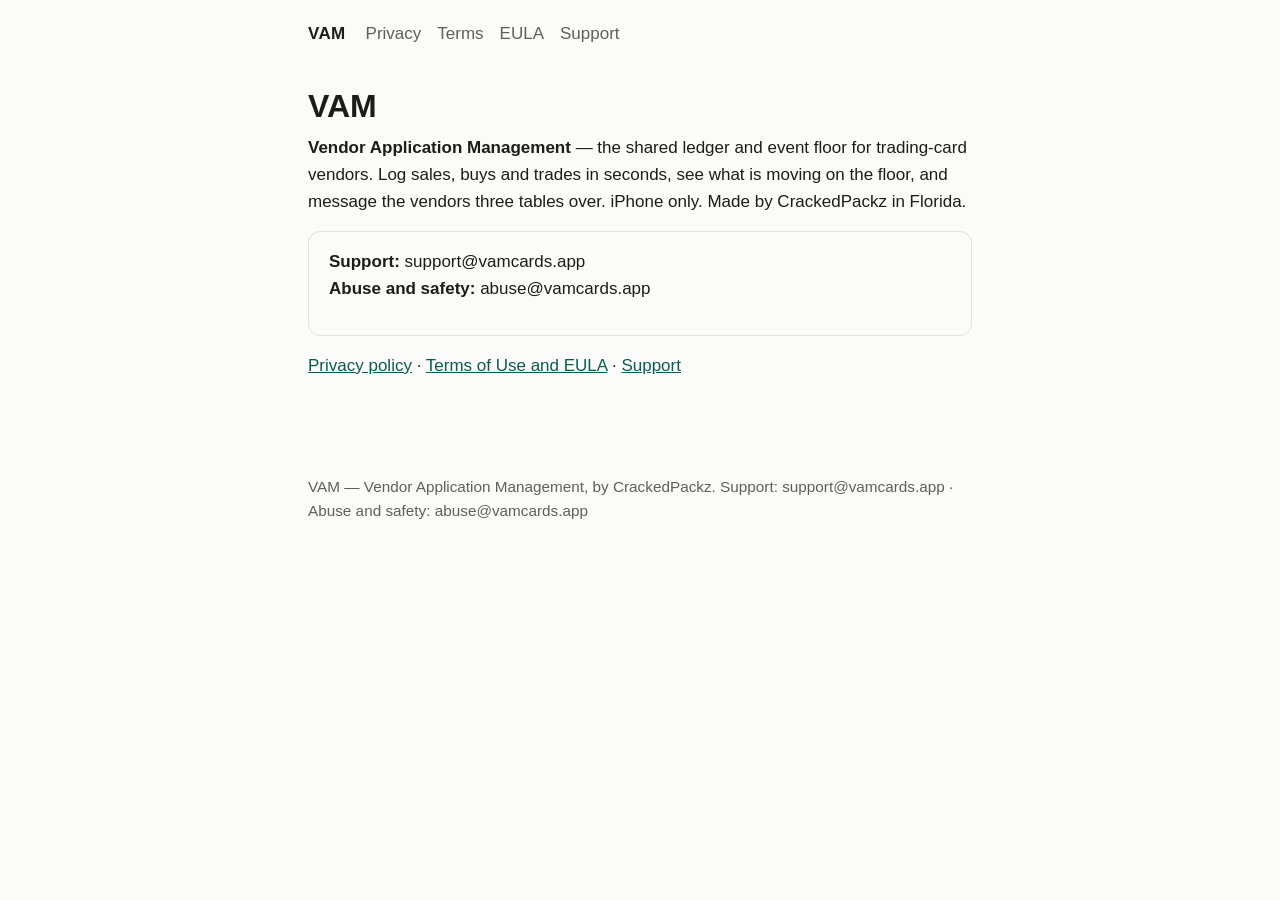
<file: index.html>
<!doctype html>
<html lang="en">
<head>
<meta charset="utf-8">
<meta name="viewport" content="width=device-width,initial-scale=1,viewport-fit=cover">
<title>VAM — Vendor Application Management</title>
<meta name="description" content="VAM: the shared ledger and event floor for trading-card vendors.">
<link rel="stylesheet" href="/styles.css">
</head>
<body>
<header class="site"><a class="brand" href="/">VAM</a><nav><a href="/privacy/">Privacy</a><a href="/terms/">Terms</a><a href="/eula/">EULA</a><a href="/support/">Support</a></nav></header>
<main>
<h1>VAM</h1>
<p><strong>Vendor Application Management</strong> — the shared ledger and event floor for trading-card vendors.
Log sales, buys and trades in seconds, see what is moving on the floor, and message the vendors
three tables over. iPhone only. Made by CrackedPackz in Florida.</p>
<div class="card">
<p><strong>Support:</strong> support@vamcards.app<br><strong>Abuse and safety:</strong> abuse@vamcards.app</p>
</div>

<p><a href="/privacy/">Privacy policy</a> · <a href="/terms/">Terms of Use and EULA</a> · <a href="/support/">Support</a></p>
</main>
<footer><p>VAM — Vendor Application Management, by CrackedPackz. Support: support@vamcards.app · Abuse and safety: abuse@vamcards.app</p></footer>
</body>
</html>
</file>
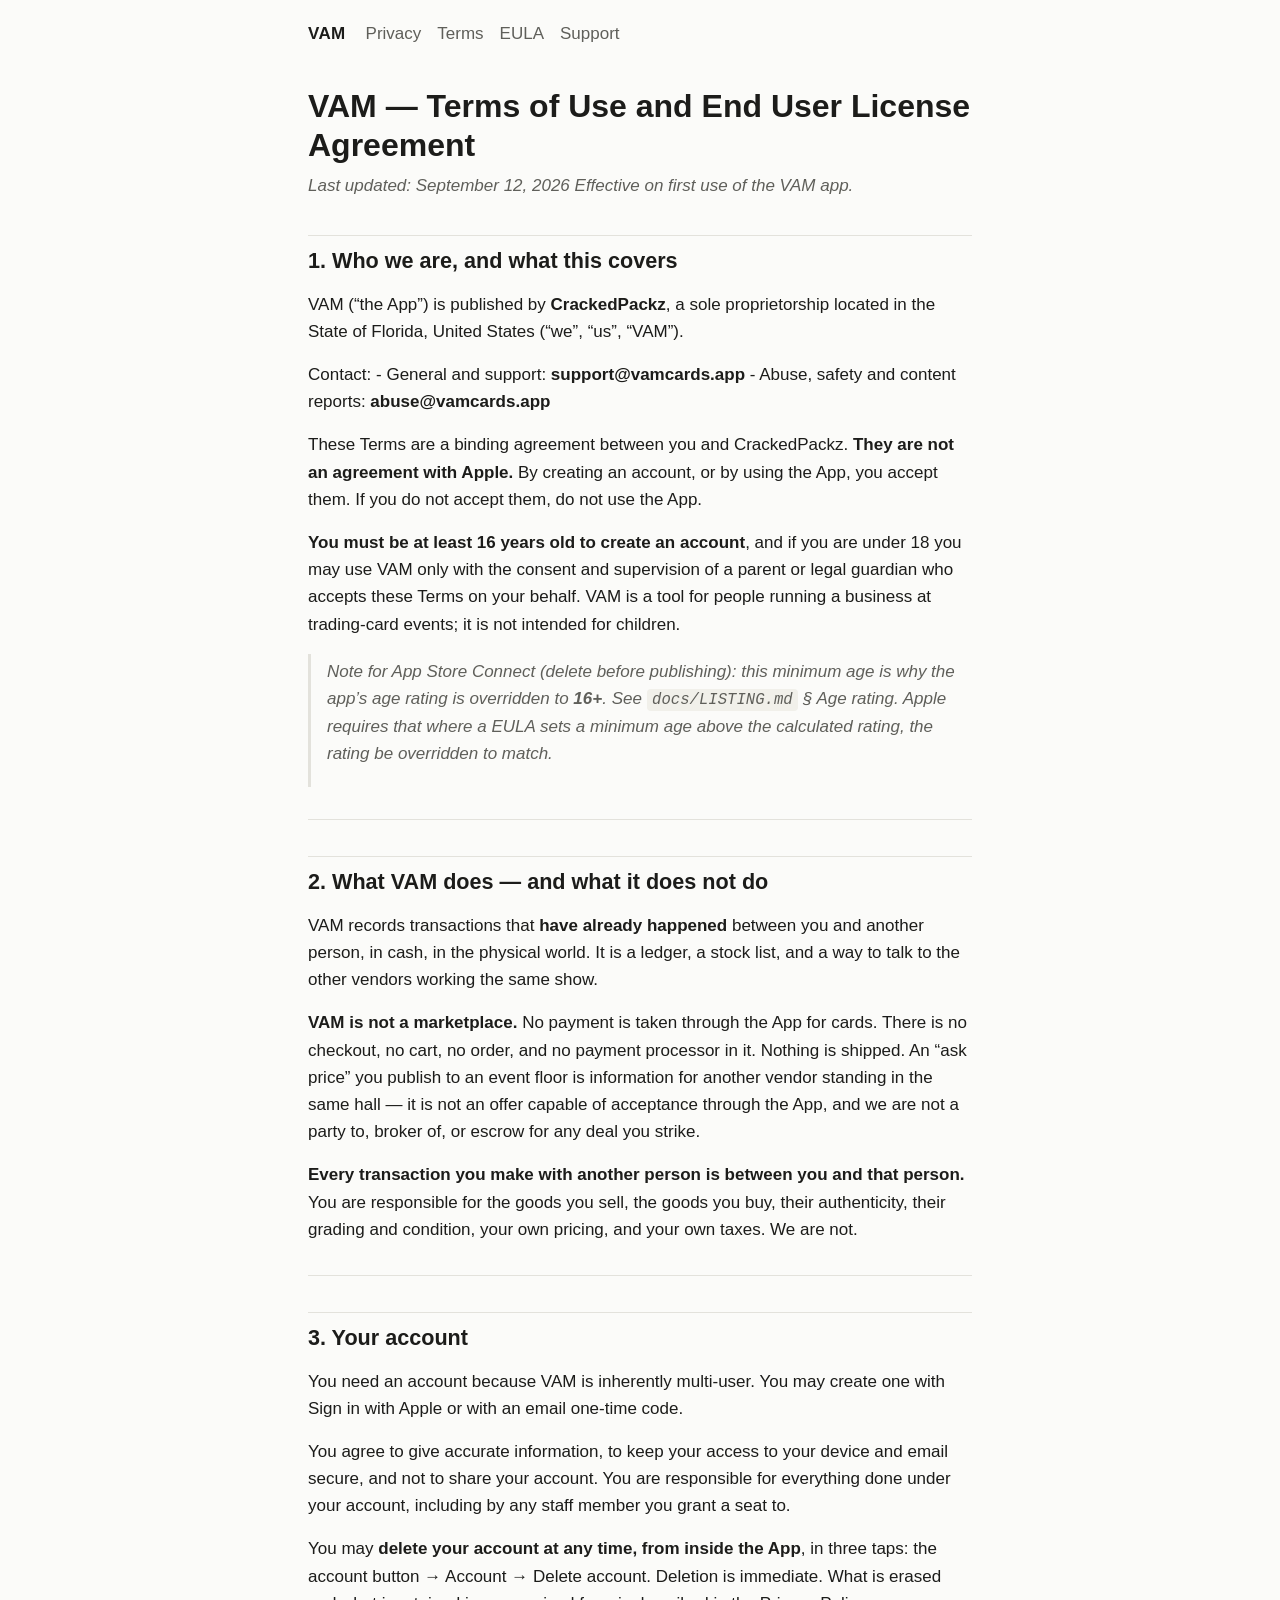
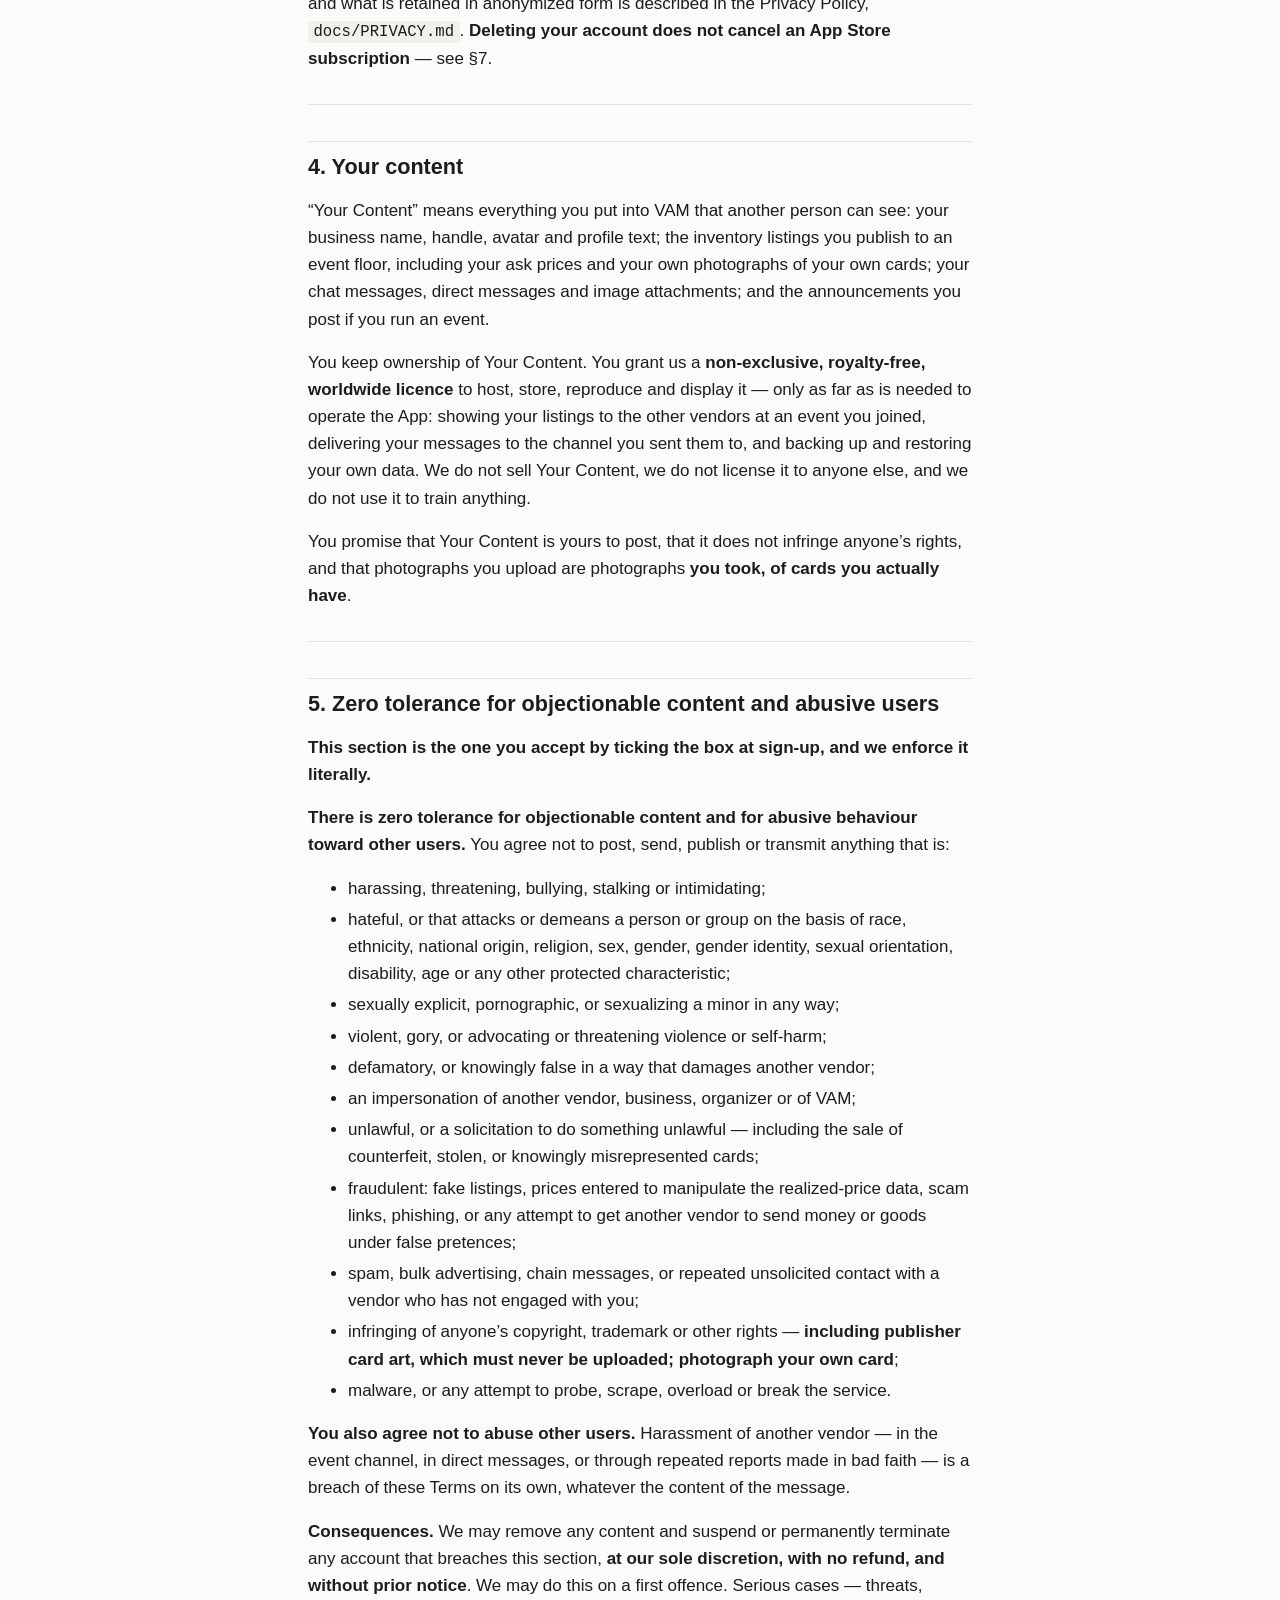
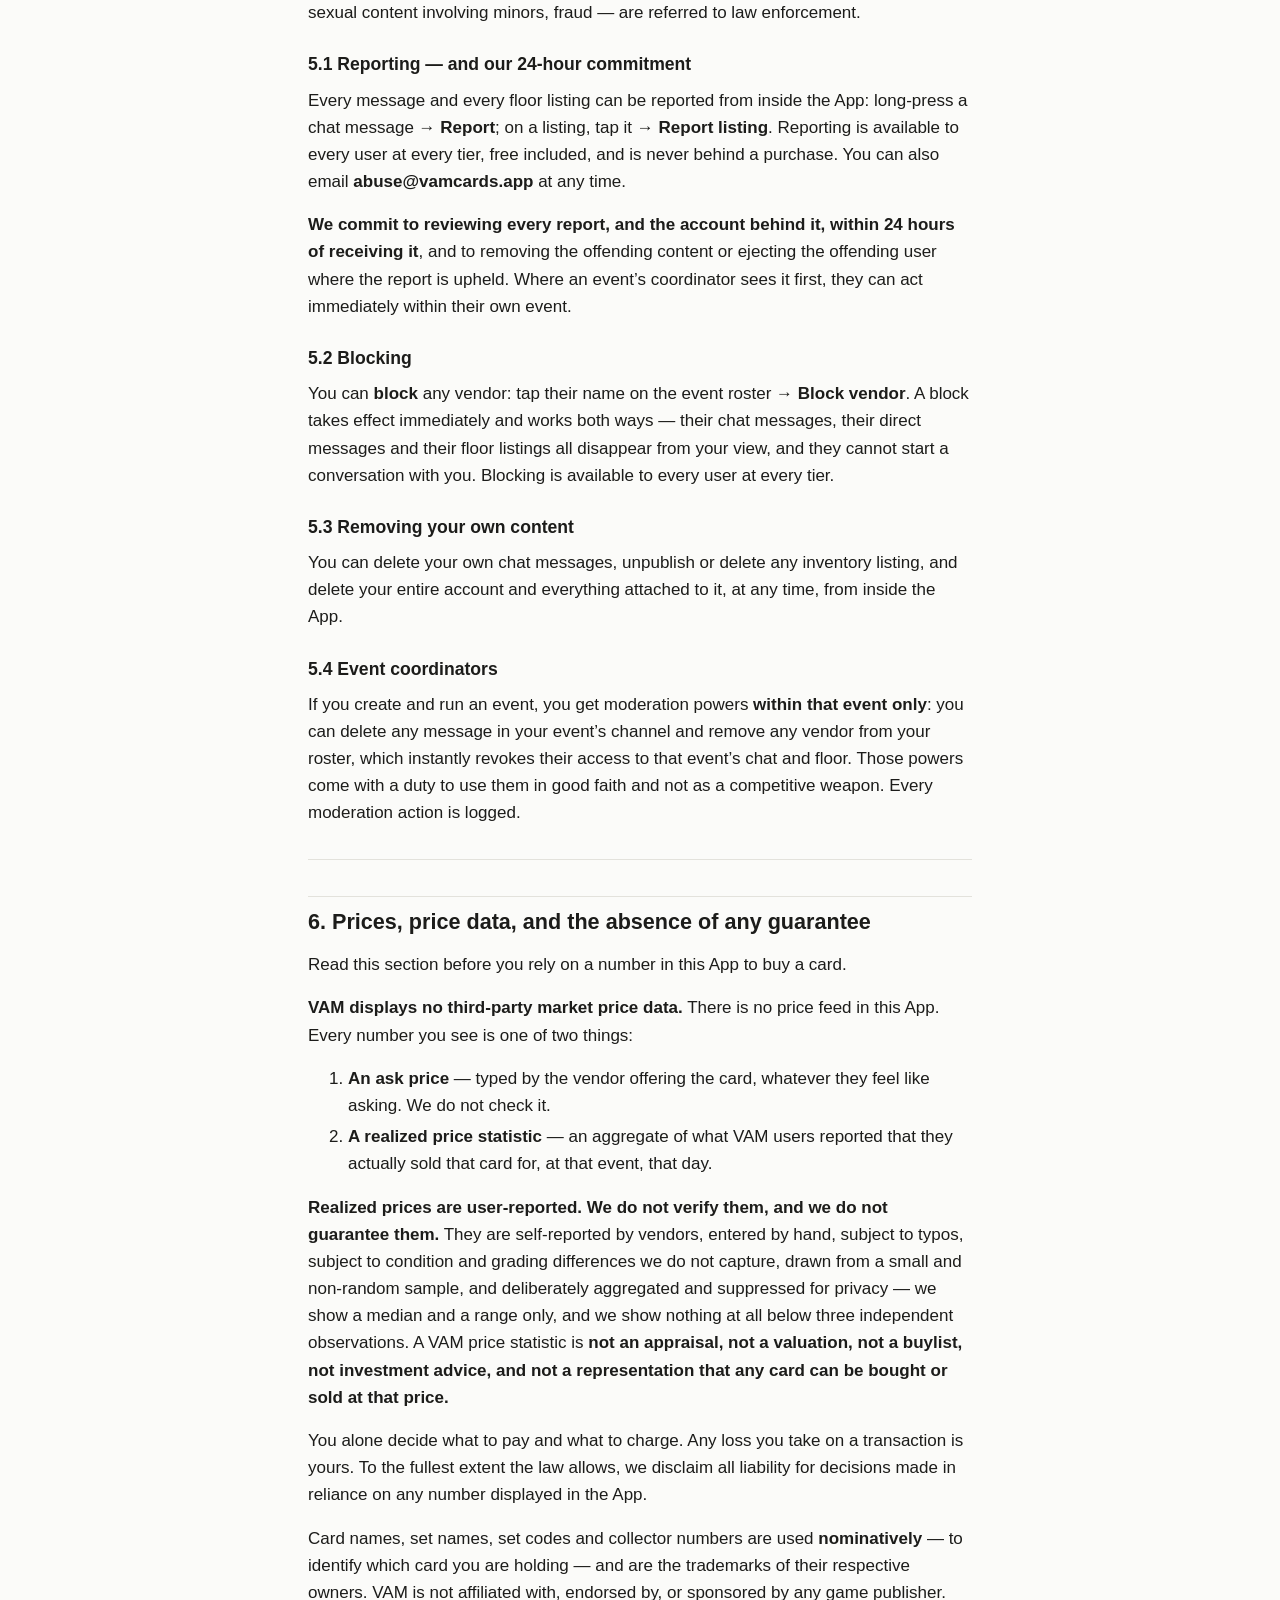
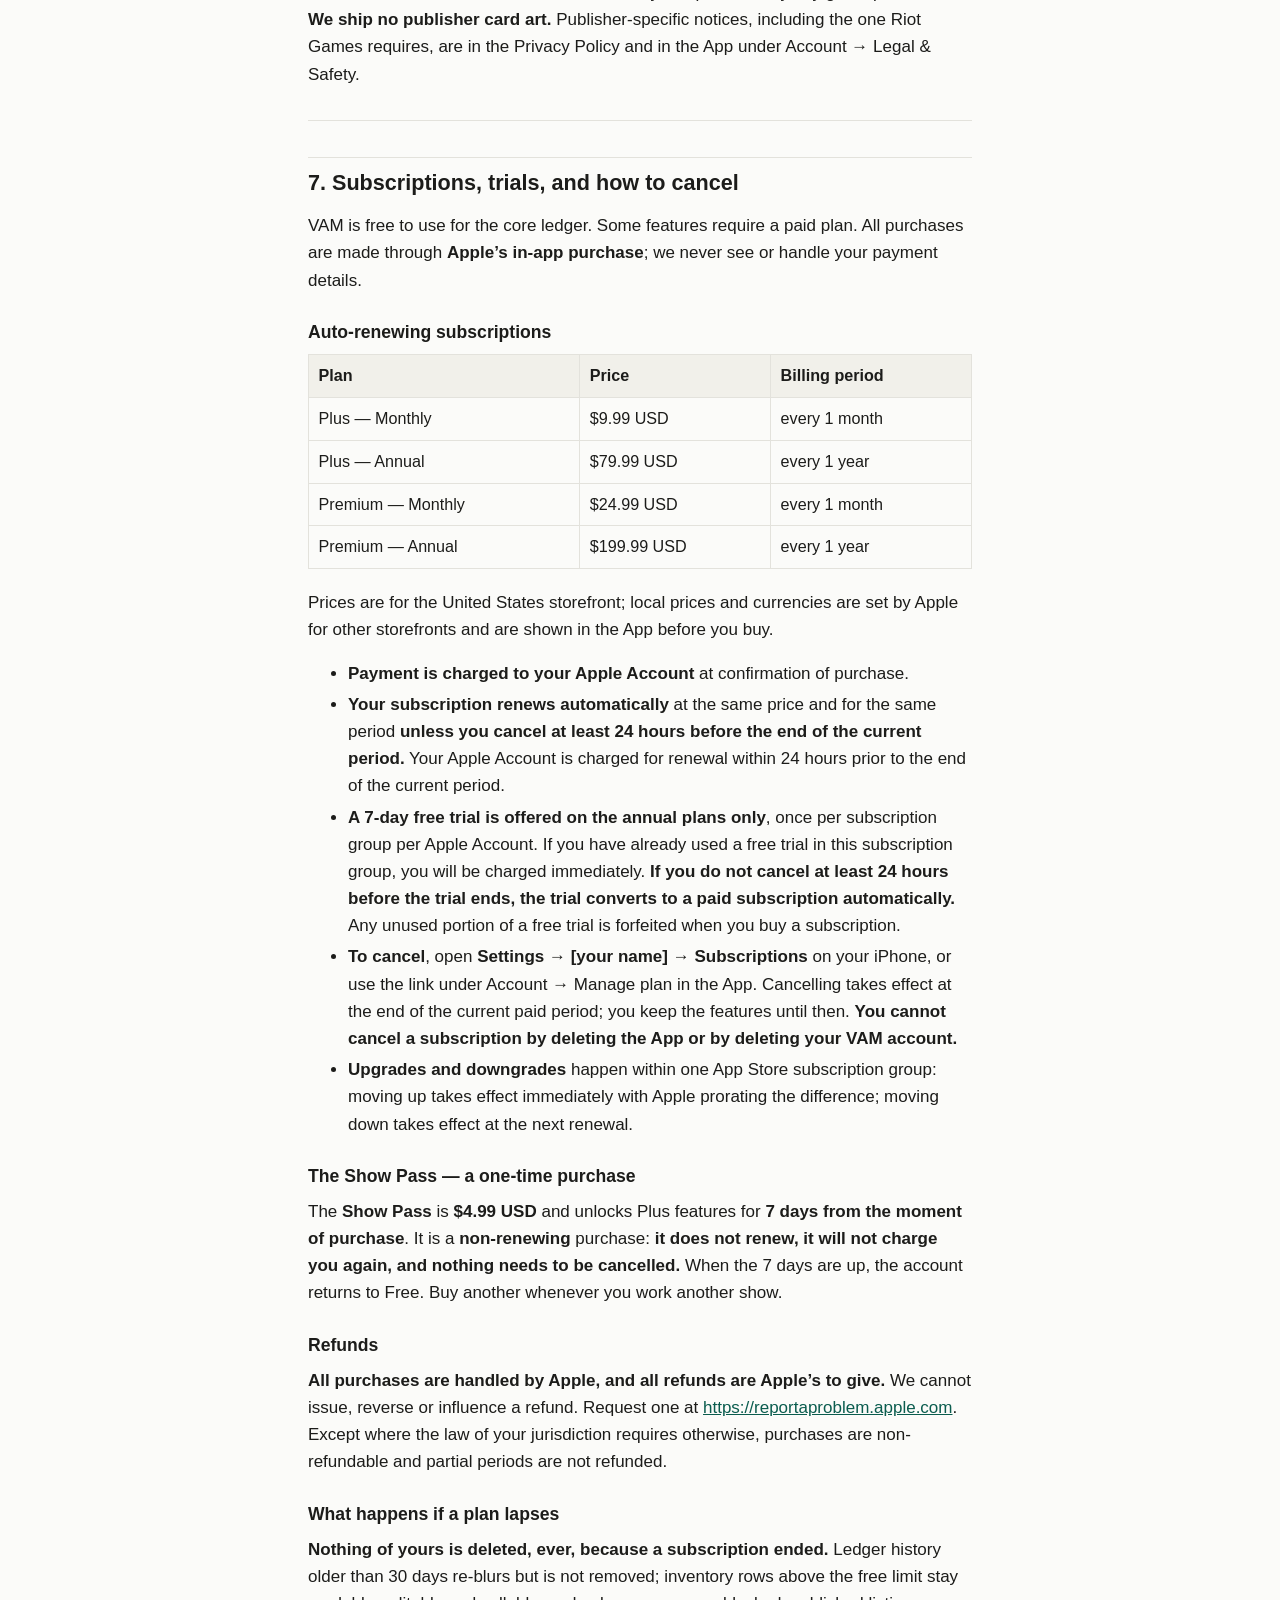
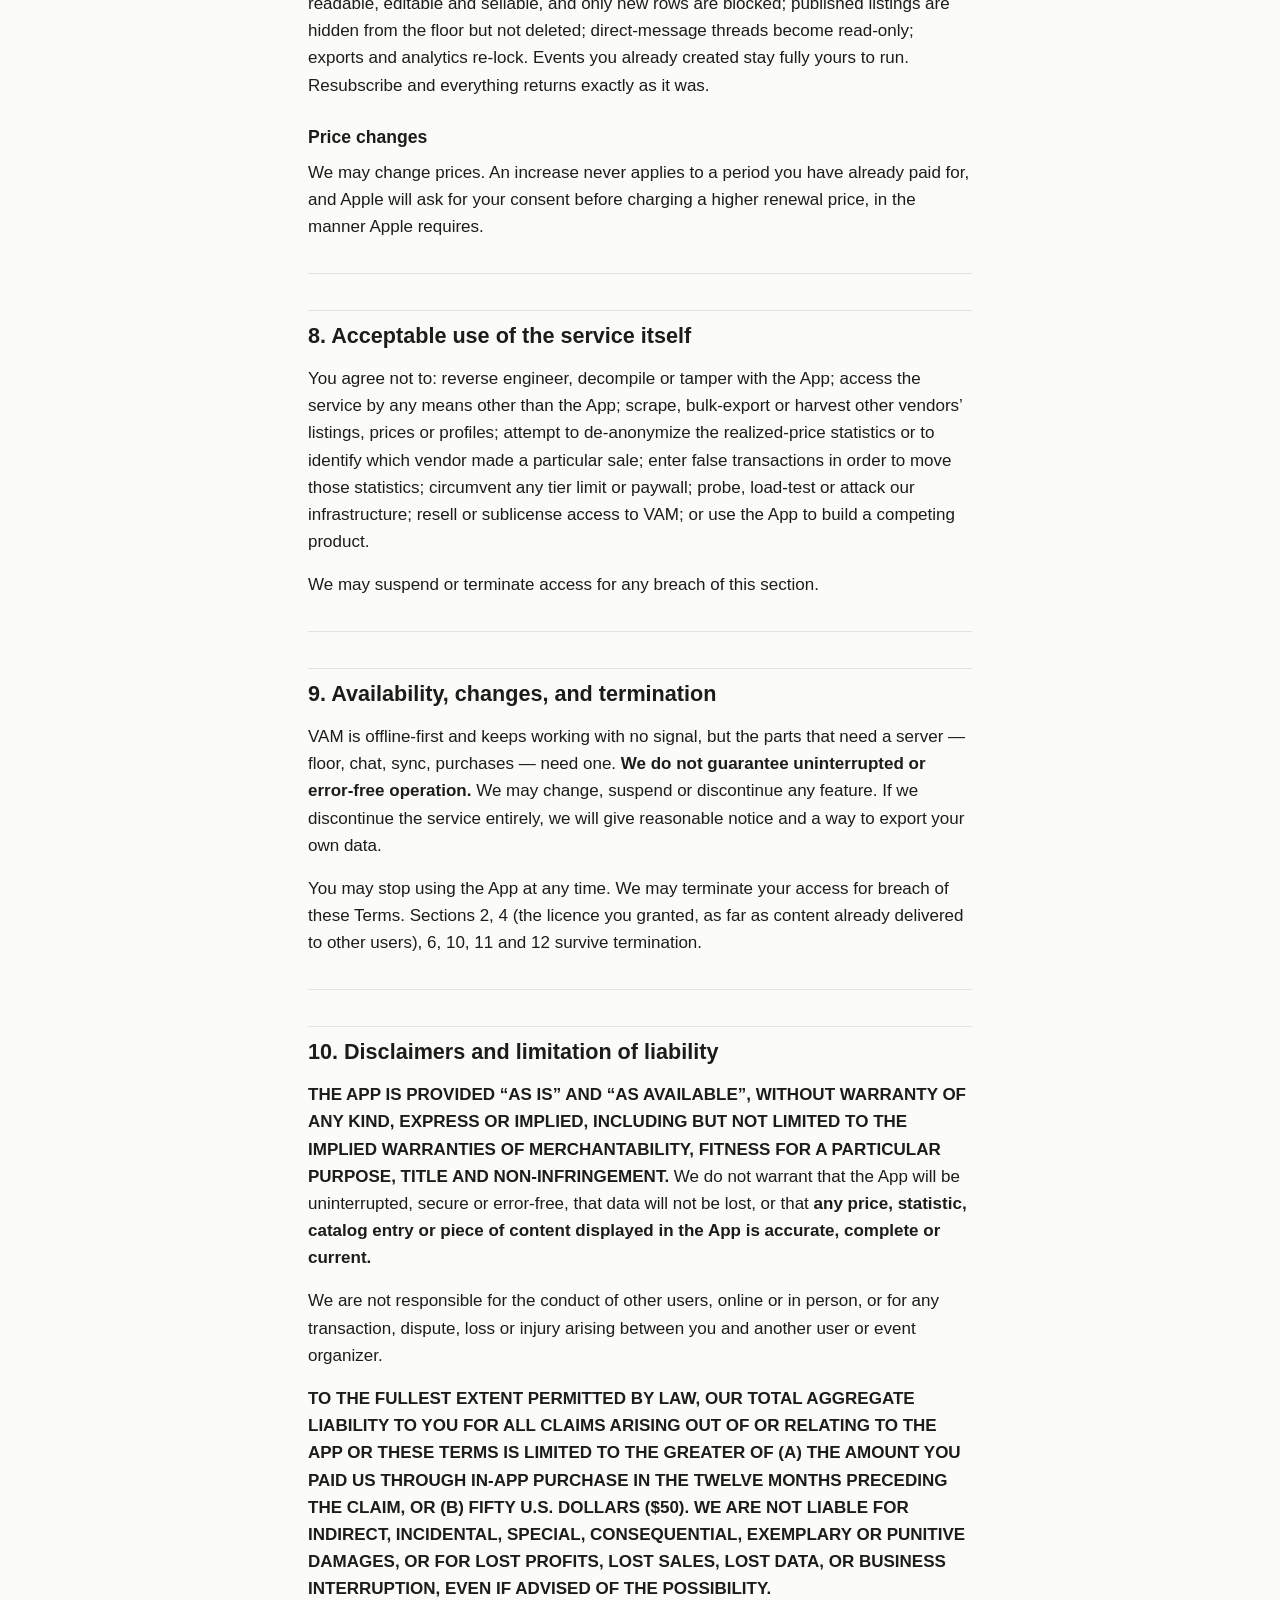
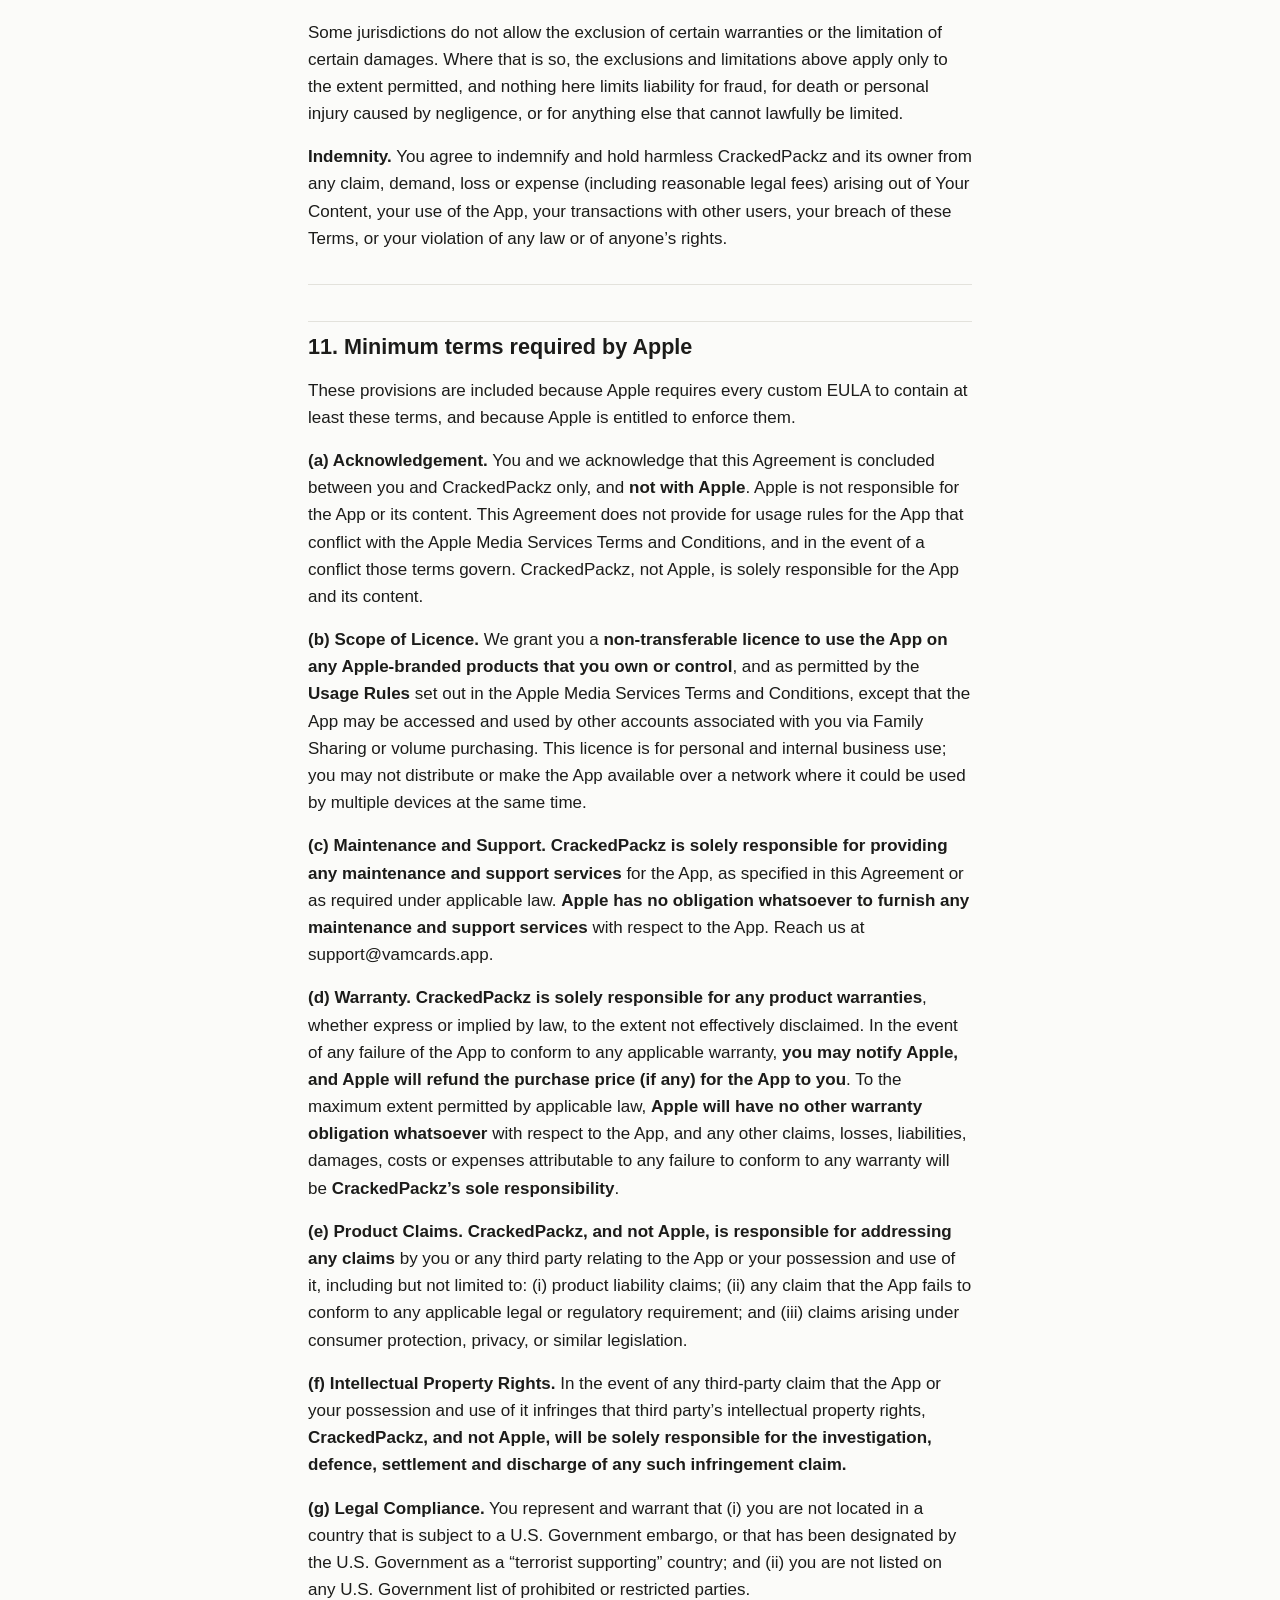
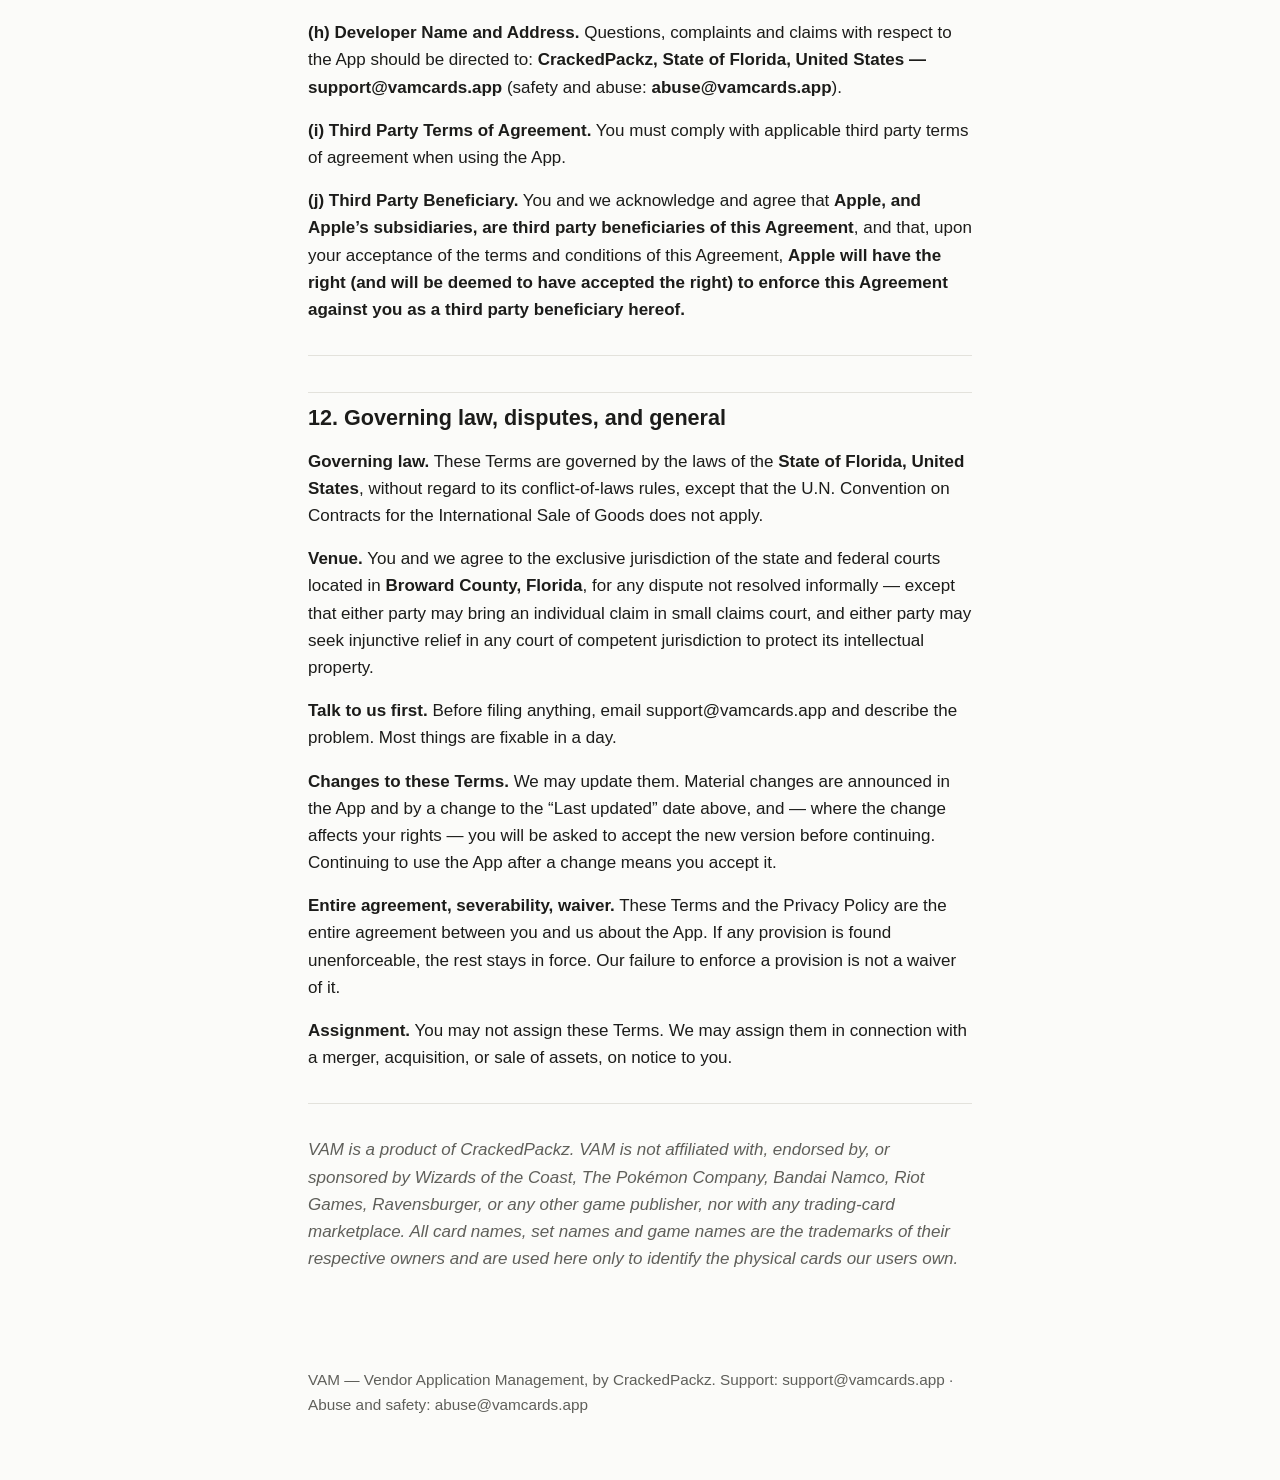
<file: eula/index.html>
<!doctype html>
<html lang="en">
<head>
<meta charset="utf-8">
<meta name="viewport" content="width=device-width,initial-scale=1,viewport-fit=cover">
<title>VAM — Terms of Use and End User License Agreement</title>
<meta name="description" content="VAM Terms of Use and End User License Agreement.">
<link rel="stylesheet" href="/styles.css">
</head>
<body>
<header class="site"><a class="brand" href="/">VAM</a><nav><a href="/privacy/">Privacy</a><a href="/terms/">Terms</a><a href="/eula/">EULA</a><a href="/support/">Support</a></nav></header>
<main>
<h1>VAM — Terms of Use and End User License Agreement</h1>
<p><em>Last updated: September 12, 2026</em>
<em>Effective on first use of the VAM app.</em></p>
<h2>1. Who we are, and what this covers</h2>
<p>VAM (&ldquo;the App&rdquo;) is published by <strong>CrackedPackz</strong>, a sole proprietorship
located in the State of Florida, United States (&ldquo;we&rdquo;, &ldquo;us&rdquo;, &ldquo;VAM&rdquo;).</p>
<p>Contact:
- General and support: <strong>support@vamcards.app</strong>
- Abuse, safety and content reports: <strong>abuse@vamcards.app</strong></p>
<p>These Terms are a binding agreement between you and CrackedPackz. <strong>They are
not an agreement with Apple.</strong> By creating an account, or by using the App, you
accept them. If you do not accept them, do not use the App.</p>
<p><strong>You must be at least 16 years old to create an account</strong>, and if you are
under 18 you may use VAM only with the consent and supervision of a
parent or legal guardian who accepts these Terms on your behalf. VAM is
a tool for people running a business at trading-card events; it is not intended
for children.</p>
<blockquote>
<p><em>Note for App Store Connect (delete before publishing): this minimum age is
why the app&rsquo;s age rating is overridden to <strong>16+</strong>. See <code>docs/LISTING.md</code> §
Age rating. Apple requires that where a EULA sets a minimum age above the
calculated rating, the rating be overridden to match.</em></p>
</blockquote>
<hr>
<h2>2. What VAM does — and what it does not do</h2>
<p>VAM records transactions that <strong>have already happened</strong> between you and
another person, in cash, in the physical world. It is a ledger, a stock list,
and a way to talk to the other vendors working the same show.</p>
<p><strong>VAM is not a marketplace.</strong> No payment is taken through the App for
cards. There is no checkout, no cart, no order, and no payment processor in it.
Nothing is shipped. An &ldquo;ask price&rdquo; you publish to an event floor is
information for another vendor standing in the same hall — it is not an offer
capable of acceptance through the App, and we are not a party to, broker of, or
escrow for any deal you strike.</p>
<p><strong>Every transaction you make with another person is between you and that
person.</strong> You are responsible for the goods you sell, the goods you buy, their
authenticity, their grading and condition, your own pricing, and your own
taxes. We are not.</p>
<hr>
<h2>3. Your account</h2>
<p>You need an account because VAM is inherently multi-user. You may create
one with Sign in with Apple or with an email one-time code.</p>
<p>You agree to give accurate information, to keep your access to your device and
email secure, and not to share your account. You are responsible for everything
done under your account, including by any staff member you grant a seat to.</p>
<p>You may <strong>delete your account at any time, from inside the App</strong>, in three
taps: the account button → Account → Delete account. Deletion is immediate.
What is erased and what is retained in anonymized form is described in the
Privacy Policy, <code>docs/PRIVACY.md</code>. <strong>Deleting your account does not cancel an
App Store subscription</strong> — see §7.</p>
<hr>
<h2>4. Your content</h2>
<p>&ldquo;Your Content&rdquo; means everything you put into VAM that another person can
see: your business name, handle, avatar and profile text; the inventory
listings you publish to an event floor, including your ask prices and your own
photographs of your own cards; your chat messages, direct messages and image
attachments; and the announcements you post if you run an event.</p>
<p>You keep ownership of Your Content. You grant us a <strong>non-exclusive,
royalty-free, worldwide licence</strong> to host, store, reproduce and display it —
only as far as is needed to operate the App: showing your listings to the other
vendors at an event you joined, delivering your messages to the channel you
sent them to, and backing up and restoring your own data. We do not sell Your
Content, we do not license it to anyone else, and we do not use it to train
anything.</p>
<p>You promise that Your Content is yours to post, that it does not infringe
anyone&rsquo;s rights, and that photographs you upload are photographs <strong>you took, of
cards you actually have</strong>.</p>
<hr>
<h2>5. Zero tolerance for objectionable content and abusive users</h2>
<p><strong>This section is the one you accept by ticking the box at sign-up, and we
enforce it literally.</strong></p>
<p><strong>There is zero tolerance for objectionable content and for abusive behaviour
toward other users.</strong> You agree not to post, send, publish or transmit anything
that is:</p>
<ul>
<li>harassing, threatening, bullying, stalking or intimidating;</li>
<li>hateful, or that attacks or demeans a person or group on the basis of race,
  ethnicity, national origin, religion, sex, gender, gender identity, sexual
  orientation, disability, age or any other protected characteristic;</li>
<li>sexually explicit, pornographic, or sexualizing a minor in any way;</li>
<li>violent, gory, or advocating or threatening violence or self-harm;</li>
<li>defamatory, or knowingly false in a way that damages another vendor;</li>
<li>an impersonation of another vendor, business, organizer or of VAM;</li>
<li>unlawful, or a solicitation to do something unlawful — including the sale of
  counterfeit, stolen, or knowingly misrepresented cards;</li>
<li>fraudulent: fake listings, prices entered to manipulate the realized-price
  data, scam links, phishing, or any attempt to get another vendor to send
  money or goods under false pretences;</li>
<li>spam, bulk advertising, chain messages, or repeated unsolicited contact with
  a vendor who has not engaged with you;</li>
<li>infringing of anyone&rsquo;s copyright, trademark or other rights — <strong>including
  publisher card art, which must never be uploaded; photograph your own card</strong>;</li>
<li>malware, or any attempt to probe, scrape, overload or break the service.</li>
</ul>
<p><strong>You also agree not to abuse other users.</strong> Harassment of another vendor —
in the event channel, in direct messages, or through repeated reports made in
bad faith — is a breach of these Terms on its own, whatever the content of the
message.</p>
<p><strong>Consequences.</strong> We may remove any content and suspend or permanently
terminate any account that breaches this section, <strong>at our sole discretion,
with no refund, and without prior notice</strong>. We may do this on a first offence.
Serious cases — threats, sexual content involving minors, fraud — are referred
to law enforcement.</p>
<h3>5.1 Reporting — and our 24-hour commitment</h3>
<p>Every message and every floor listing can be reported from inside the App:
long-press a chat message → <strong>Report</strong>; on a listing, tap it → <strong>Report
listing</strong>. Reporting is available to every user at every tier, free included,
and is never behind a purchase. You can also email
<strong>abuse@vamcards.app</strong> at any time.</p>
<p><strong>We commit to reviewing every report, and the account behind it, within 24
hours of receiving it</strong>, and to removing the offending content or ejecting the
offending user where the report is upheld. Where an event&rsquo;s coordinator sees it
first, they can act immediately within their own event.</p>
<h3>5.2 Blocking</h3>
<p>You can <strong>block</strong> any vendor: tap their name on the event roster →
<strong>Block vendor</strong>. A block takes effect immediately and works both ways — their
chat messages, their direct messages and their floor listings all disappear
from your view, and they cannot start a conversation with you. Blocking is
available to every user at every tier.</p>
<h3>5.3 Removing your own content</h3>
<p>You can delete your own chat messages, unpublish or delete any inventory
listing, and delete your entire account and everything attached to it, at any
time, from inside the App.</p>
<h3>5.4 Event coordinators</h3>
<p>If you create and run an event, you get moderation powers <strong>within that event
only</strong>: you can delete any message in your event&rsquo;s channel and remove any
vendor from your roster, which instantly revokes their access to that event&rsquo;s
chat and floor. Those powers come with a duty to use them in good faith and not
as a competitive weapon. Every moderation action is logged.</p>
<hr>
<h2>6. Prices, price data, and the absence of any guarantee</h2>
<p>Read this section before you rely on a number in this App to buy a card.</p>
<p><strong>VAM displays no third-party market price data.</strong> There is no price
feed in this App. Every number you see is one of two things:</p>
<ol>
<li><strong>An ask price</strong> — typed by the vendor offering the card, whatever they feel
   like asking. We do not check it.</li>
<li><strong>A realized price statistic</strong> — an aggregate of what VAM users
   reported that they actually sold that card for, at that event, that day.</li>
</ol>
<p><strong>Realized prices are user-reported. We do not verify them, and we do not
guarantee them.</strong> They are self-reported by vendors, entered by hand, subject
to typos, subject to condition and grading differences we do not capture, drawn
from a small and non-random sample, and deliberately aggregated and suppressed
for privacy — we show a median and a range only, and we show nothing at all
below three independent observations. A VAM price statistic is
<strong>not an appraisal, not a valuation, not a buylist, not investment advice, and
not a representation that any card can be bought or sold at that price.</strong></p>
<p>You alone decide what to pay and what to charge. Any loss you take on a
transaction is yours. To the fullest extent the law allows, we disclaim all
liability for decisions made in reliance on any number displayed in the App.</p>
<p>Card names, set names, set codes and collector numbers are used <strong>nominatively</strong>
— to identify which card you are holding — and are the trademarks of their
respective owners. VAM is not affiliated with, endorsed by, or sponsored
by any game publisher. <strong>We ship no publisher card art.</strong> Publisher-specific
notices, including the one Riot Games requires, are in the Privacy Policy and
in the App under Account → Legal &amp; Safety.</p>
<hr>
<h2>7. Subscriptions, trials, and how to cancel</h2>
<p>VAM is free to use for the core ledger. Some features require a paid
plan. All purchases are made through <strong>Apple&rsquo;s in-app purchase</strong>; we never see
or handle your payment details.</p>
<h3>Auto-renewing subscriptions</h3>
<table>
<thead>
<tr>
<th>Plan</th>
<th>Price</th>
<th>Billing period</th>
</tr>
</thead>
<tbody>
<tr>
<td>Plus — Monthly</td>
<td>$9.99 USD</td>
<td>every 1 month</td>
</tr>
<tr>
<td>Plus — Annual</td>
<td>$79.99 USD</td>
<td>every 1 year</td>
</tr>
<tr>
<td>Premium — Monthly</td>
<td>$24.99 USD</td>
<td>every 1 month</td>
</tr>
<tr>
<td>Premium — Annual</td>
<td>$199.99 USD</td>
<td>every 1 year</td>
</tr>
</tbody>
</table>
<p>Prices are for the United States storefront; local prices and currencies are
set by Apple for other storefronts and are shown in the App before you buy.</p>
<ul>
<li><strong>Payment is charged to your Apple Account</strong> at confirmation of purchase.</li>
<li><strong>Your subscription renews automatically</strong> at the same price and for the same
  period <strong>unless you cancel at least 24 hours before the end of the current
  period.</strong> Your Apple Account is charged for renewal within 24 hours prior to
  the end of the current period.</li>
<li><strong>A 7-day free trial is offered on the annual plans only</strong>, once per
  subscription group per Apple Account. If you have already used a free trial
  in this subscription group, you will be charged immediately. <strong>If you do not
  cancel at least 24 hours before the trial ends, the trial converts to a paid
  subscription automatically.</strong> Any unused portion of a free trial is forfeited
  when you buy a subscription.</li>
<li><strong>To cancel</strong>, open <strong>Settings → [your name] → Subscriptions</strong> on your
  iPhone, or use the link under Account → Manage plan in the App. Cancelling
  takes effect at the end of the current paid period; you keep the features
  until then. <strong>You cannot cancel a subscription by deleting the App or by
  deleting your VAM account.</strong></li>
<li><strong>Upgrades and downgrades</strong> happen within one App Store subscription group:
  moving up takes effect immediately with Apple prorating the difference;
  moving down takes effect at the next renewal.</li>
</ul>
<h3>The Show Pass — a one-time purchase</h3>
<p>The <strong>Show Pass</strong> is <strong>$4.99 USD</strong> and unlocks Plus features for <strong>7 days from
the moment of purchase</strong>. It is a <strong>non-renewing</strong> purchase: <strong>it does not
renew, it will not charge you again, and nothing needs to be cancelled.</strong> When
the 7 days are up, the account returns to Free. Buy another whenever you work
another show.</p>
<h3>Refunds</h3>
<p><strong>All purchases are handled by Apple, and all refunds are Apple&rsquo;s to give.</strong> We
cannot issue, reverse or influence a refund. Request one at
<a href="https://reportaproblem.apple.com">https://reportaproblem.apple.com</a>. Except where the law of your jurisdiction
requires otherwise, purchases are non-refundable and partial periods are not
refunded.</p>
<h3>What happens if a plan lapses</h3>
<p><strong>Nothing of yours is deleted, ever, because a subscription ended.</strong> Ledger
history older than 30 days re-blurs but is not removed; inventory rows above
the free limit stay readable, editable and sellable, and only new rows are
blocked; published listings are hidden from the floor but not deleted;
direct-message threads become read-only; exports and analytics re-lock. Events
you already created stay fully yours to run. Resubscribe and everything returns
exactly as it was.</p>
<h3>Price changes</h3>
<p>We may change prices. An increase never applies to a period you have already
paid for, and Apple will ask for your consent before charging a higher renewal
price, in the manner Apple requires.</p>
<hr>
<h2>8. Acceptable use of the service itself</h2>
<p>You agree not to: reverse engineer, decompile or tamper with the App; access
the service by any means other than the App; scrape, bulk-export or harvest
other vendors&rsquo; listings, prices or profiles; attempt to de-anonymize the
realized-price statistics or to identify which vendor made a particular sale;
enter false transactions in order to move those statistics; circumvent any
tier limit or paywall; probe, load-test or attack our infrastructure; resell or
sublicense access to VAM; or use the App to build a competing product.</p>
<p>We may suspend or terminate access for any breach of this section.</p>
<hr>
<h2>9. Availability, changes, and termination</h2>
<p>VAM is offline-first and keeps working with no signal, but the parts
that need a server — floor, chat, sync, purchases — need one. <strong>We do not
guarantee uninterrupted or error-free operation.</strong> We may change, suspend or
discontinue any feature. If we discontinue the service entirely, we will give
reasonable notice and a way to export your own data.</p>
<p>You may stop using the App at any time. We may terminate your access for breach
of these Terms. Sections 2, 4 (the licence you granted, as far as content
already delivered to other users), 6, 10, 11 and 12 survive termination.</p>
<hr>
<h2>10. Disclaimers and limitation of liability</h2>
<p><strong>THE APP IS PROVIDED &ldquo;AS IS&rdquo; AND &ldquo;AS AVAILABLE&rdquo;, WITHOUT WARRANTY OF ANY KIND,
EXPRESS OR IMPLIED, INCLUDING BUT NOT LIMITED TO THE IMPLIED WARRANTIES OF
MERCHANTABILITY, FITNESS FOR A PARTICULAR PURPOSE, TITLE AND NON-INFRINGEMENT.</strong>
We do not warrant that the App will be uninterrupted, secure or error-free,
that data will not be lost, or that <strong>any price, statistic, catalog entry or
piece of content displayed in the App is accurate, complete or current.</strong></p>
<p>We are not responsible for the conduct of other users, online or in person, or
for any transaction, dispute, loss or injury arising between you and another
user or event organizer.</p>
<p><strong>TO THE FULLEST EXTENT PERMITTED BY LAW, OUR TOTAL AGGREGATE LIABILITY TO YOU
FOR ALL CLAIMS ARISING OUT OF OR RELATING TO THE APP OR THESE TERMS IS LIMITED
TO THE GREATER OF (A) THE AMOUNT YOU PAID US THROUGH IN-APP PURCHASE IN THE
TWELVE MONTHS PRECEDING THE CLAIM, OR (B) FIFTY U.S. DOLLARS ($50). WE ARE NOT
LIABLE FOR INDIRECT, INCIDENTAL, SPECIAL, CONSEQUENTIAL, EXEMPLARY OR PUNITIVE
DAMAGES, OR FOR LOST PROFITS, LOST SALES, LOST DATA, OR BUSINESS INTERRUPTION,
EVEN IF ADVISED OF THE POSSIBILITY.</strong></p>
<p>Some jurisdictions do not allow the exclusion of certain warranties or the
limitation of certain damages. Where that is so, the exclusions and limitations
above apply only to the extent permitted, and nothing here limits liability for
fraud, for death or personal injury caused by negligence, or for anything else
that cannot lawfully be limited.</p>
<p><strong>Indemnity.</strong> You agree to indemnify and hold harmless CrackedPackz and its
owner from any claim, demand, loss or expense (including reasonable legal fees)
arising out of Your Content, your use of the App, your transactions with other
users, your breach of these Terms, or your violation of any law or of anyone&rsquo;s
rights.</p>
<hr>
<h2>11. Minimum terms required by Apple</h2>
<p>These provisions are included because Apple requires every custom EULA to
contain at least these terms, and because Apple is entitled to enforce them.</p>
<p><strong>(a) Acknowledgement.</strong> You and we acknowledge that this Agreement is
concluded between you and CrackedPackz only, and <strong>not with Apple</strong>. Apple is
not responsible for the App or its content. This Agreement does not provide for
usage rules for the App that conflict with the Apple Media Services Terms and
Conditions, and in the event of a conflict those terms govern. CrackedPackz,
not Apple, is solely responsible for the App and its content.</p>
<p><strong>(b) Scope of Licence.</strong> We grant you a <strong>non-transferable licence to use the
App on any Apple-branded products that you own or control</strong>, and as permitted
by the <strong>Usage Rules</strong> set out in the Apple Media Services Terms and
Conditions, except that the App may be accessed and used by other accounts
associated with you via Family Sharing or volume purchasing. This licence is
for personal and internal business use; you may not distribute or make the App
available over a network where it could be used by multiple devices at the same
time.</p>
<p><strong>(c) Maintenance and Support.</strong> <strong>CrackedPackz is solely responsible for
providing any maintenance and support services</strong> for the App, as specified in
this Agreement or as required under applicable law. <strong>Apple has no obligation
whatsoever to furnish any maintenance and support services</strong> with respect to
the App. Reach us at support@vamcards.app.</p>
<p><strong>(d) Warranty.</strong> <strong>CrackedPackz is solely responsible for any product
warranties</strong>, whether express or implied by law, to the extent not effectively
disclaimed. In the event of any failure of the App to conform to any applicable
warranty, <strong>you may notify Apple, and Apple will refund the purchase price (if
any) for the App to you</strong>. To the maximum extent permitted by applicable law,
<strong>Apple will have no other warranty obligation whatsoever</strong> with respect to the
App, and any other claims, losses, liabilities, damages, costs or expenses
attributable to any failure to conform to any warranty will be <strong>CrackedPackz&rsquo;s
sole responsibility</strong>.</p>
<p><strong>(e) Product Claims.</strong> <strong>CrackedPackz, and not Apple, is responsible for
addressing any claims</strong> by you or any third party relating to the App or your
possession and use of it, including but not limited to: (i) product liability
claims; (ii) any claim that the App fails to conform to any applicable legal or
regulatory requirement; and (iii) claims arising under consumer protection,
privacy, or similar legislation.</p>
<p><strong>(f) Intellectual Property Rights.</strong> In the event of any third-party claim
that the App or your possession and use of it infringes that third party&rsquo;s
intellectual property rights, <strong>CrackedPackz, and not Apple, will be solely
responsible for the investigation, defence, settlement and discharge of any
such infringement claim.</strong></p>
<p><strong>(g) Legal Compliance.</strong> You represent and warrant that (i) you are not
located in a country that is subject to a U.S. Government embargo, or that has
been designated by the U.S. Government as a &ldquo;terrorist supporting&rdquo; country; and
(ii) you are not listed on any U.S. Government list of prohibited or restricted
parties.</p>
<p><strong>(h) Developer Name and Address.</strong> Questions, complaints and claims with
respect to the App should be directed to:
<strong>CrackedPackz, State of Florida, United States — support@vamcards.app</strong>
(safety and abuse: <strong>abuse@vamcards.app</strong>).</p>
<p><strong>(i) Third Party Terms of Agreement.</strong> You must comply with applicable third
party terms of agreement when using the App.</p>
<p><strong>(j) Third Party Beneficiary.</strong> You and we acknowledge and agree that <strong>Apple,
and Apple&rsquo;s subsidiaries, are third party beneficiaries of this Agreement</strong>,
and that, upon your acceptance of the terms and conditions of this Agreement,
<strong>Apple will have the right (and will be deemed to have accepted the right) to
enforce this Agreement against you as a third party beneficiary hereof.</strong></p>
<hr>
<h2>12. Governing law, disputes, and general</h2>
<p><strong>Governing law.</strong> These Terms are governed by the laws of the <strong>State of
Florida, United States</strong>, without regard to its conflict-of-laws rules, except
that the U.N. Convention on Contracts for the International Sale of Goods does
not apply.</p>
<p><strong>Venue.</strong> You and we agree to the exclusive jurisdiction of the state and
federal courts located in <strong>Broward County, Florida</strong>, for any dispute not
resolved informally — except that either party may bring an individual claim in
small claims court, and either party may seek injunctive relief in any court of
competent jurisdiction to protect its intellectual property.</p>
<p><strong>Talk to us first.</strong> Before filing anything, email
support@vamcards.app and describe the problem. Most things are fixable in
a day.</p>
<p><strong>Changes to these Terms.</strong> We may update them. Material changes are announced
in the App and by a change to the &ldquo;Last updated&rdquo; date above, and — where the
change affects your rights — you will be asked to accept the new version before
continuing. Continuing to use the App after a change means you accept it.</p>
<p><strong>Entire agreement, severability, waiver.</strong> These Terms and the Privacy Policy
are the entire agreement between you and us about the App. If any provision is
found unenforceable, the rest stays in force. Our failure to enforce a
provision is not a waiver of it.</p>
<p><strong>Assignment.</strong> You may not assign these Terms. We may assign them in
connection with a merger, acquisition, or sale of assets, on notice to you.</p>
<hr>
<p><em>VAM is a product of CrackedPackz. VAM is not affiliated with,
endorsed by, or sponsored by Wizards of the Coast, The Pokémon Company, Bandai
Namco, Riot Games, Ravensburger, or any other game publisher, nor with any
trading-card marketplace. All card names, set names and game names are the
trademarks of their respective owners and are used here only to identify the
physical cards our users own.</em></p>
</main>
<footer><p>VAM — Vendor Application Management, by CrackedPackz. Support: support@vamcards.app · Abuse and safety: abuse@vamcards.app</p></footer>
</body>
</html>
</file>
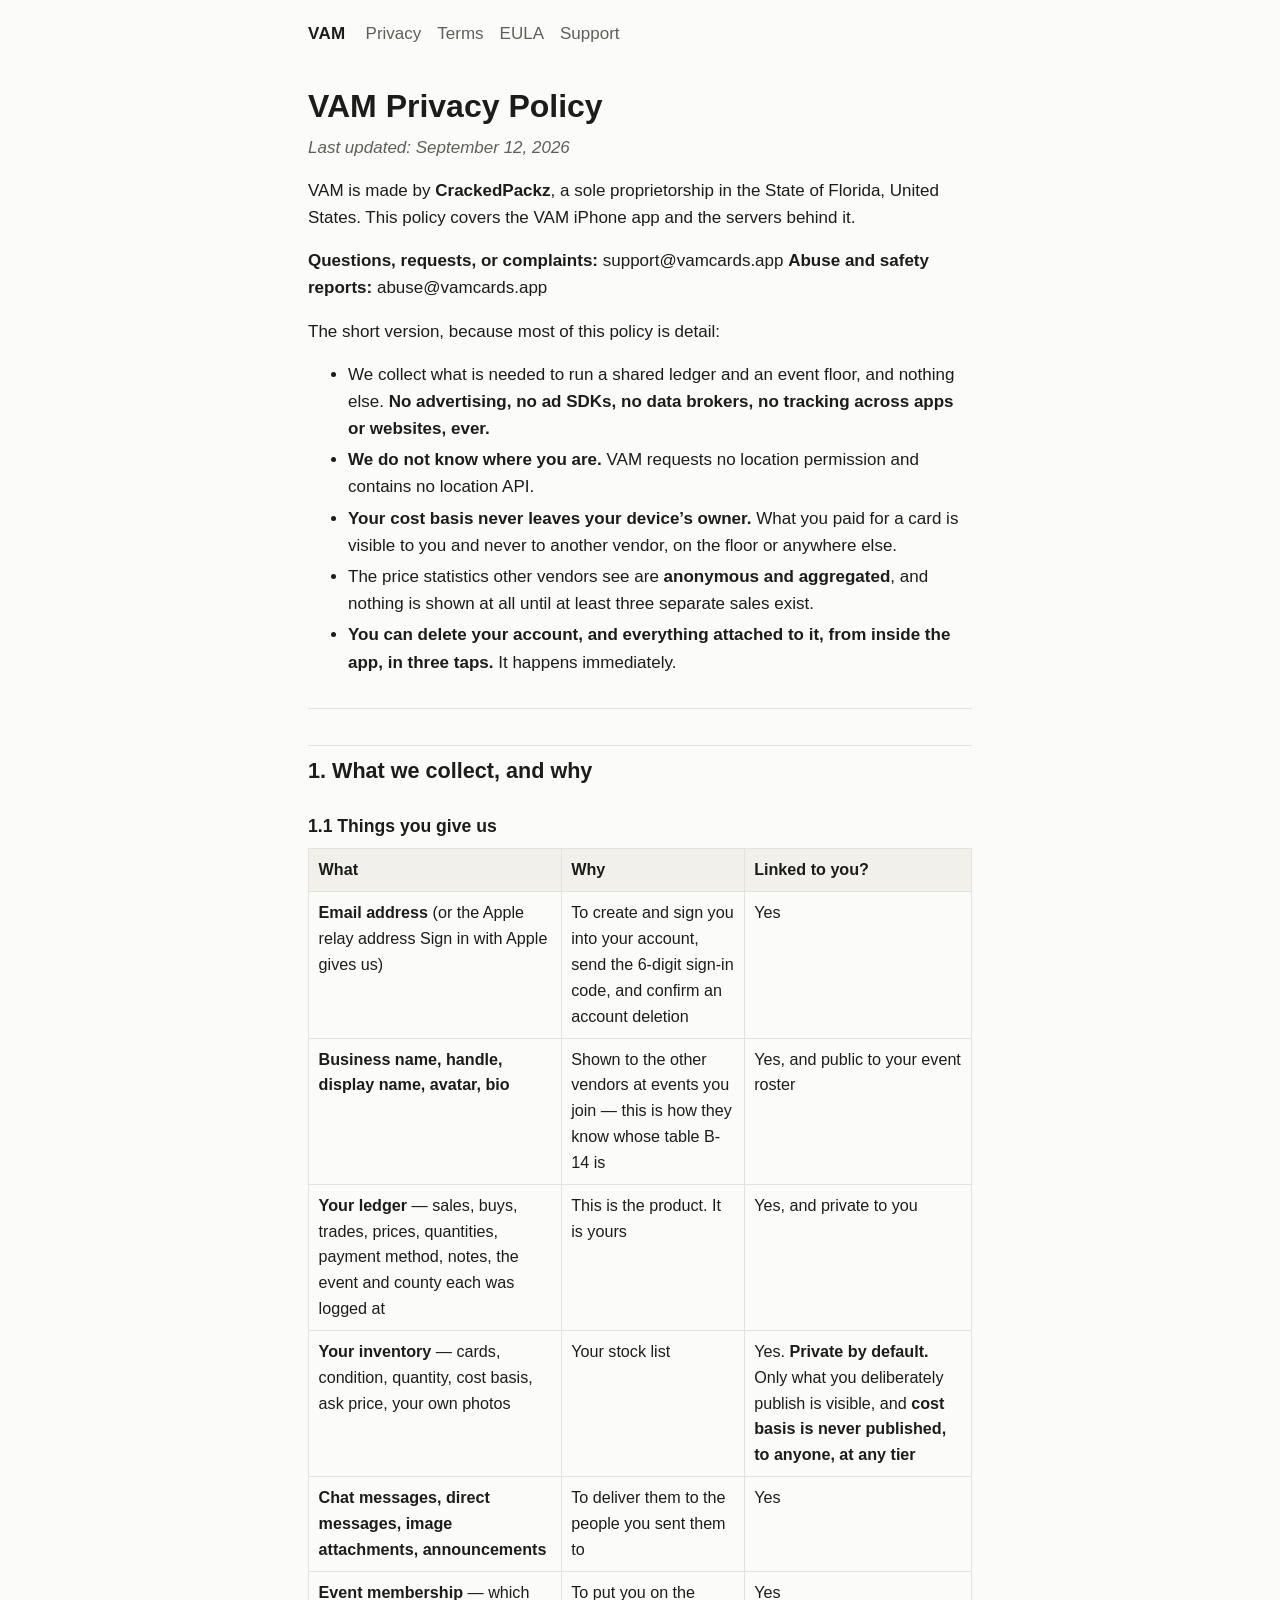
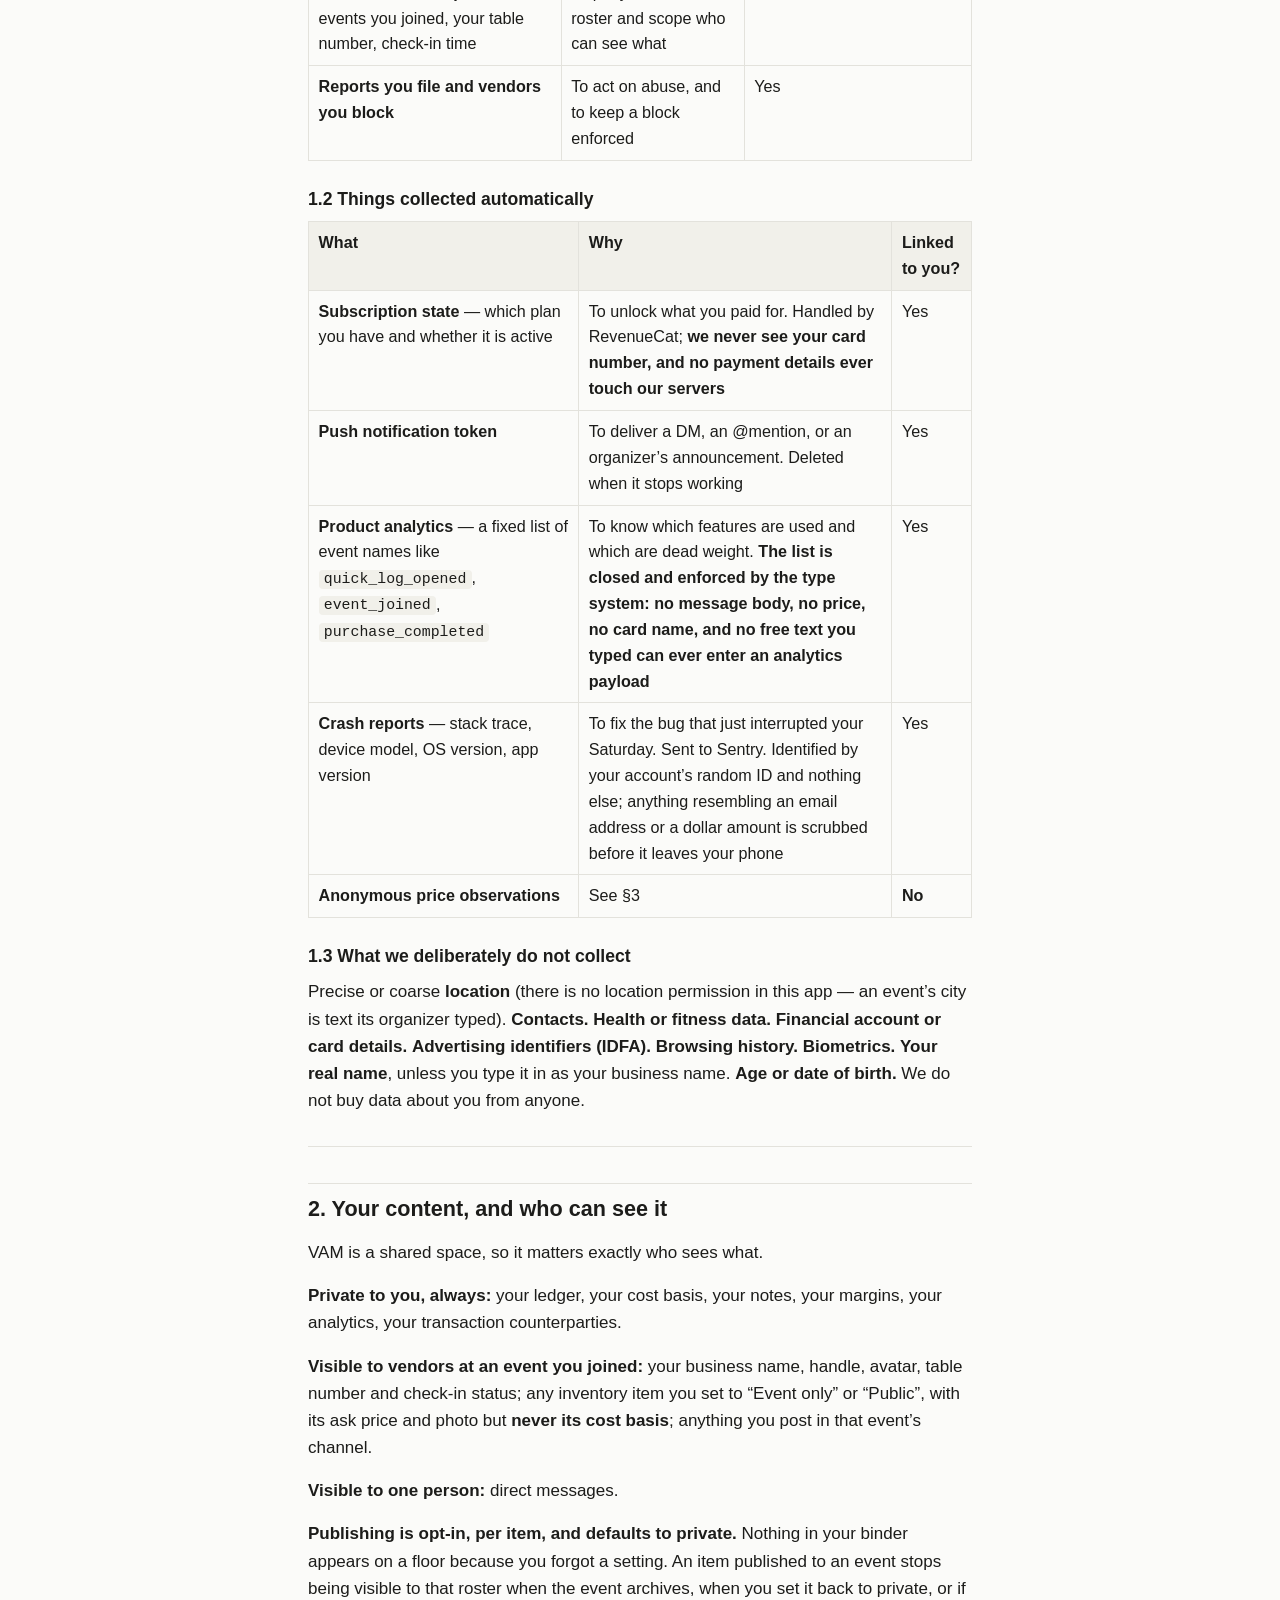
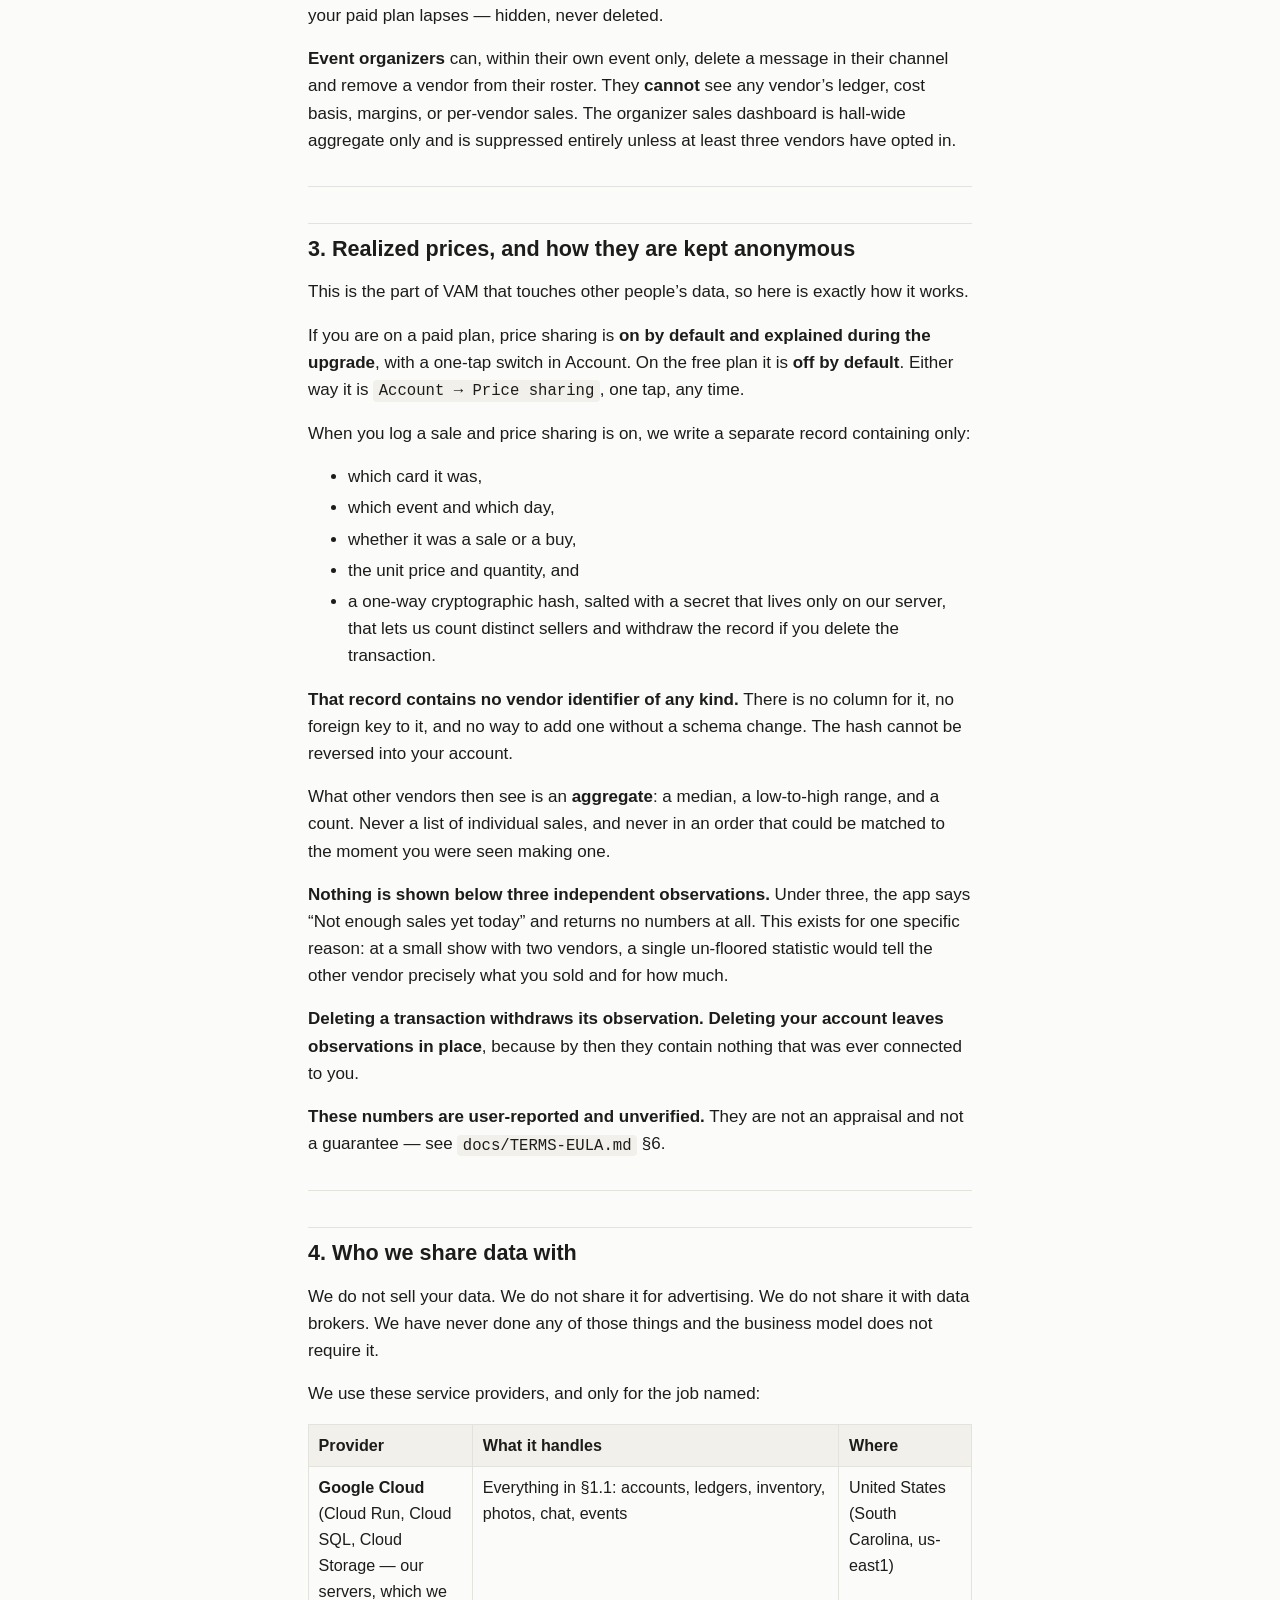
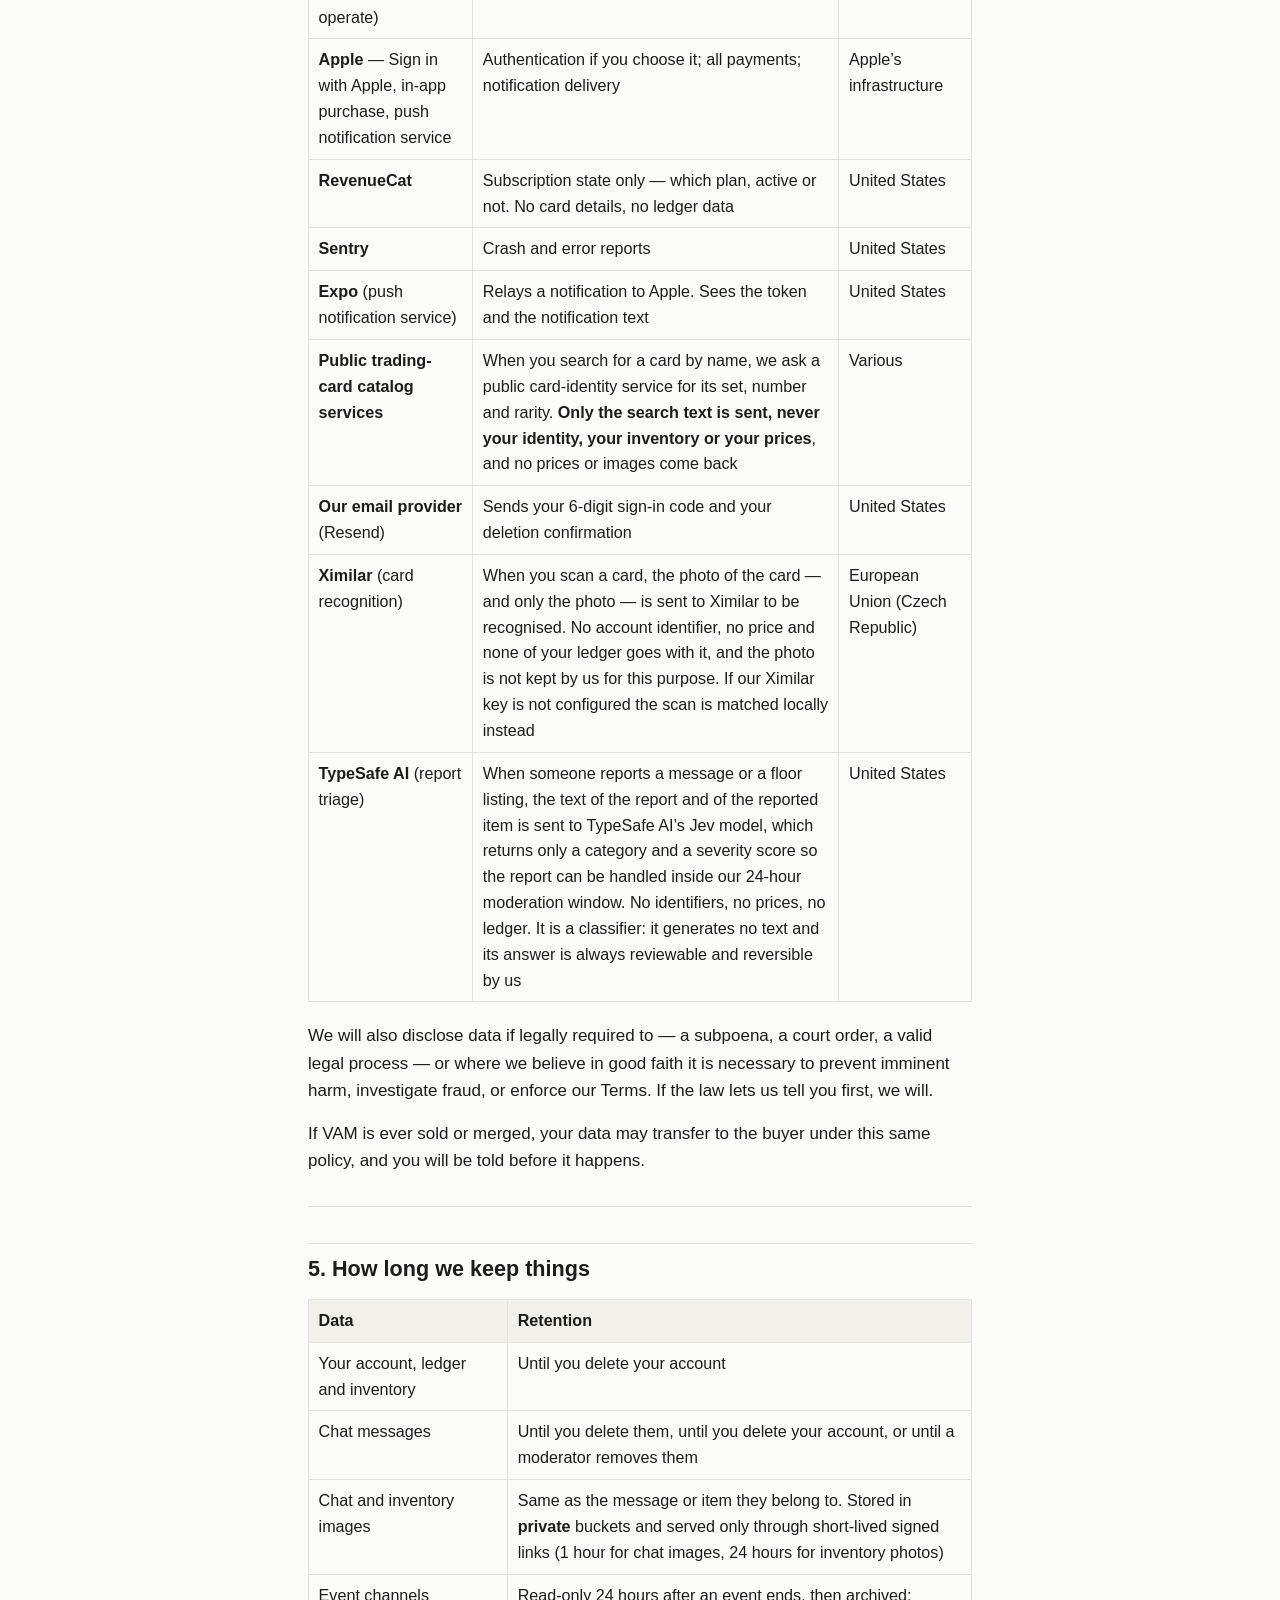
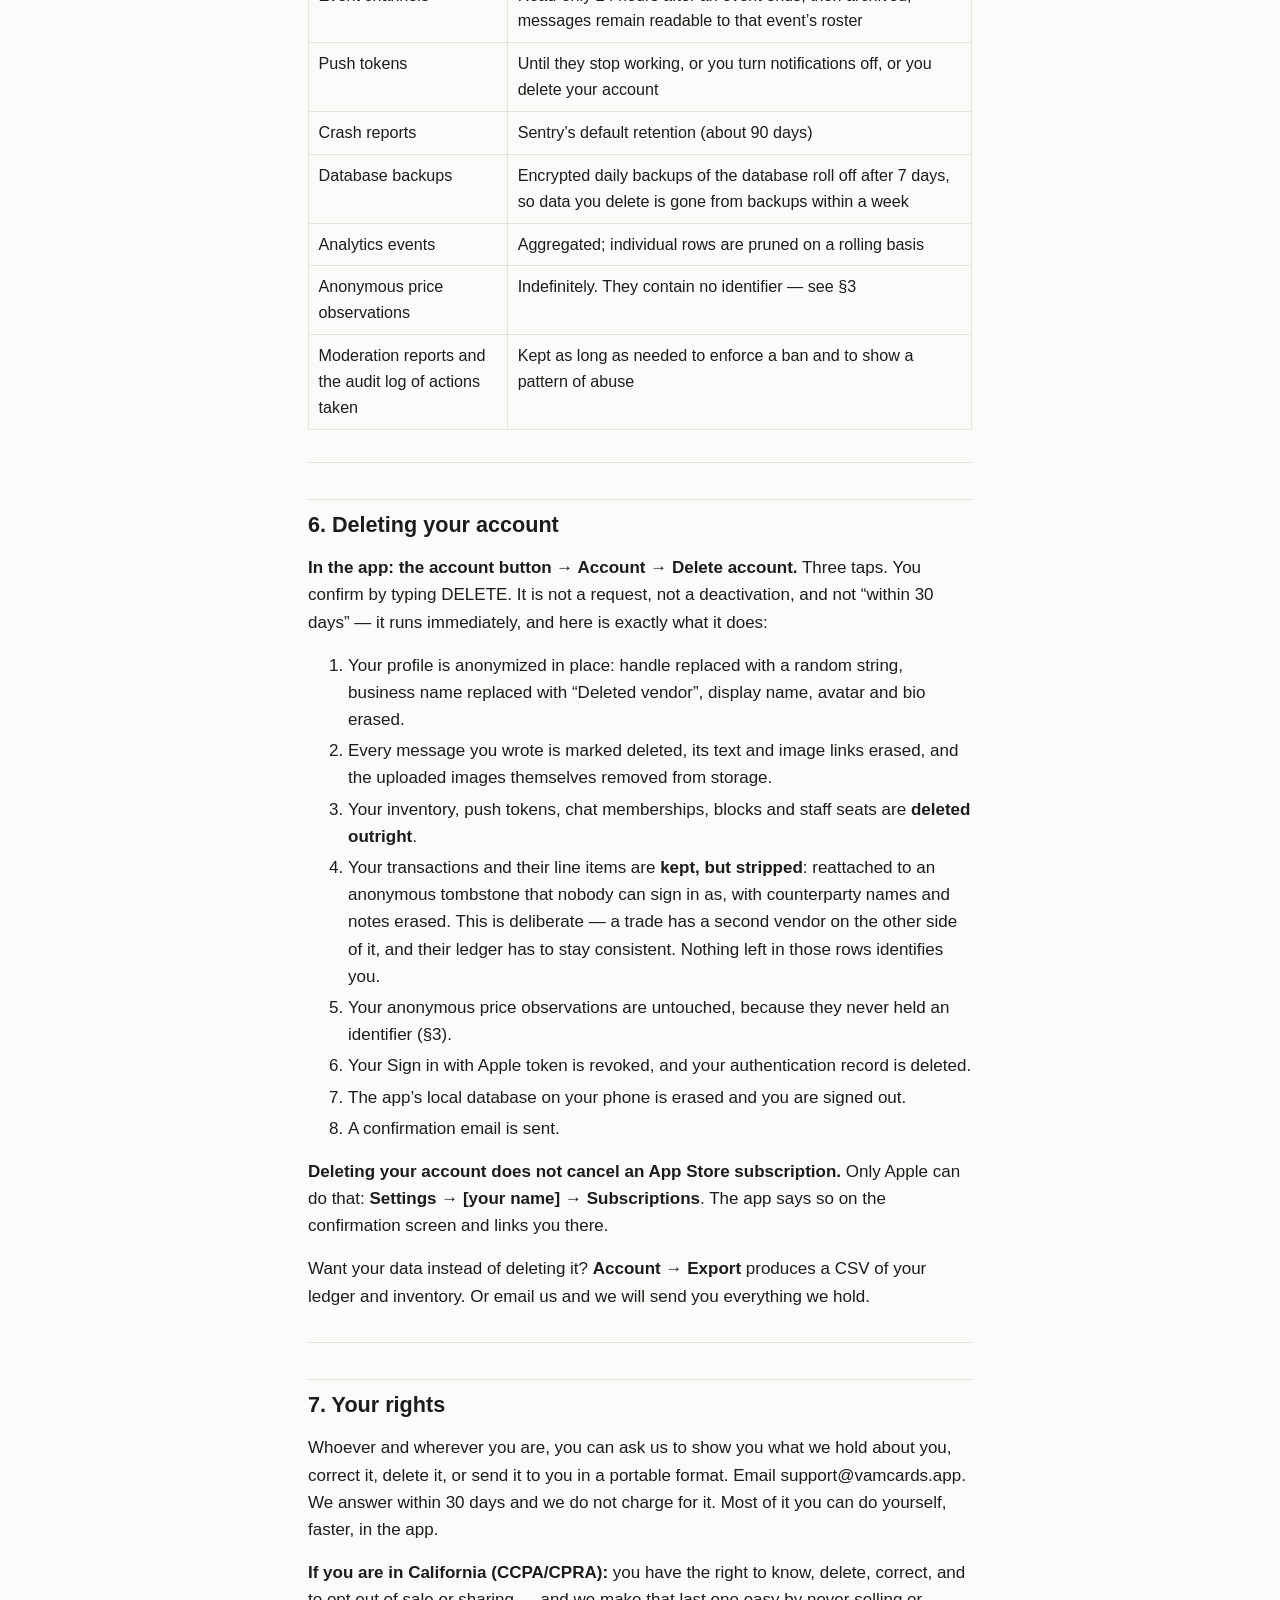
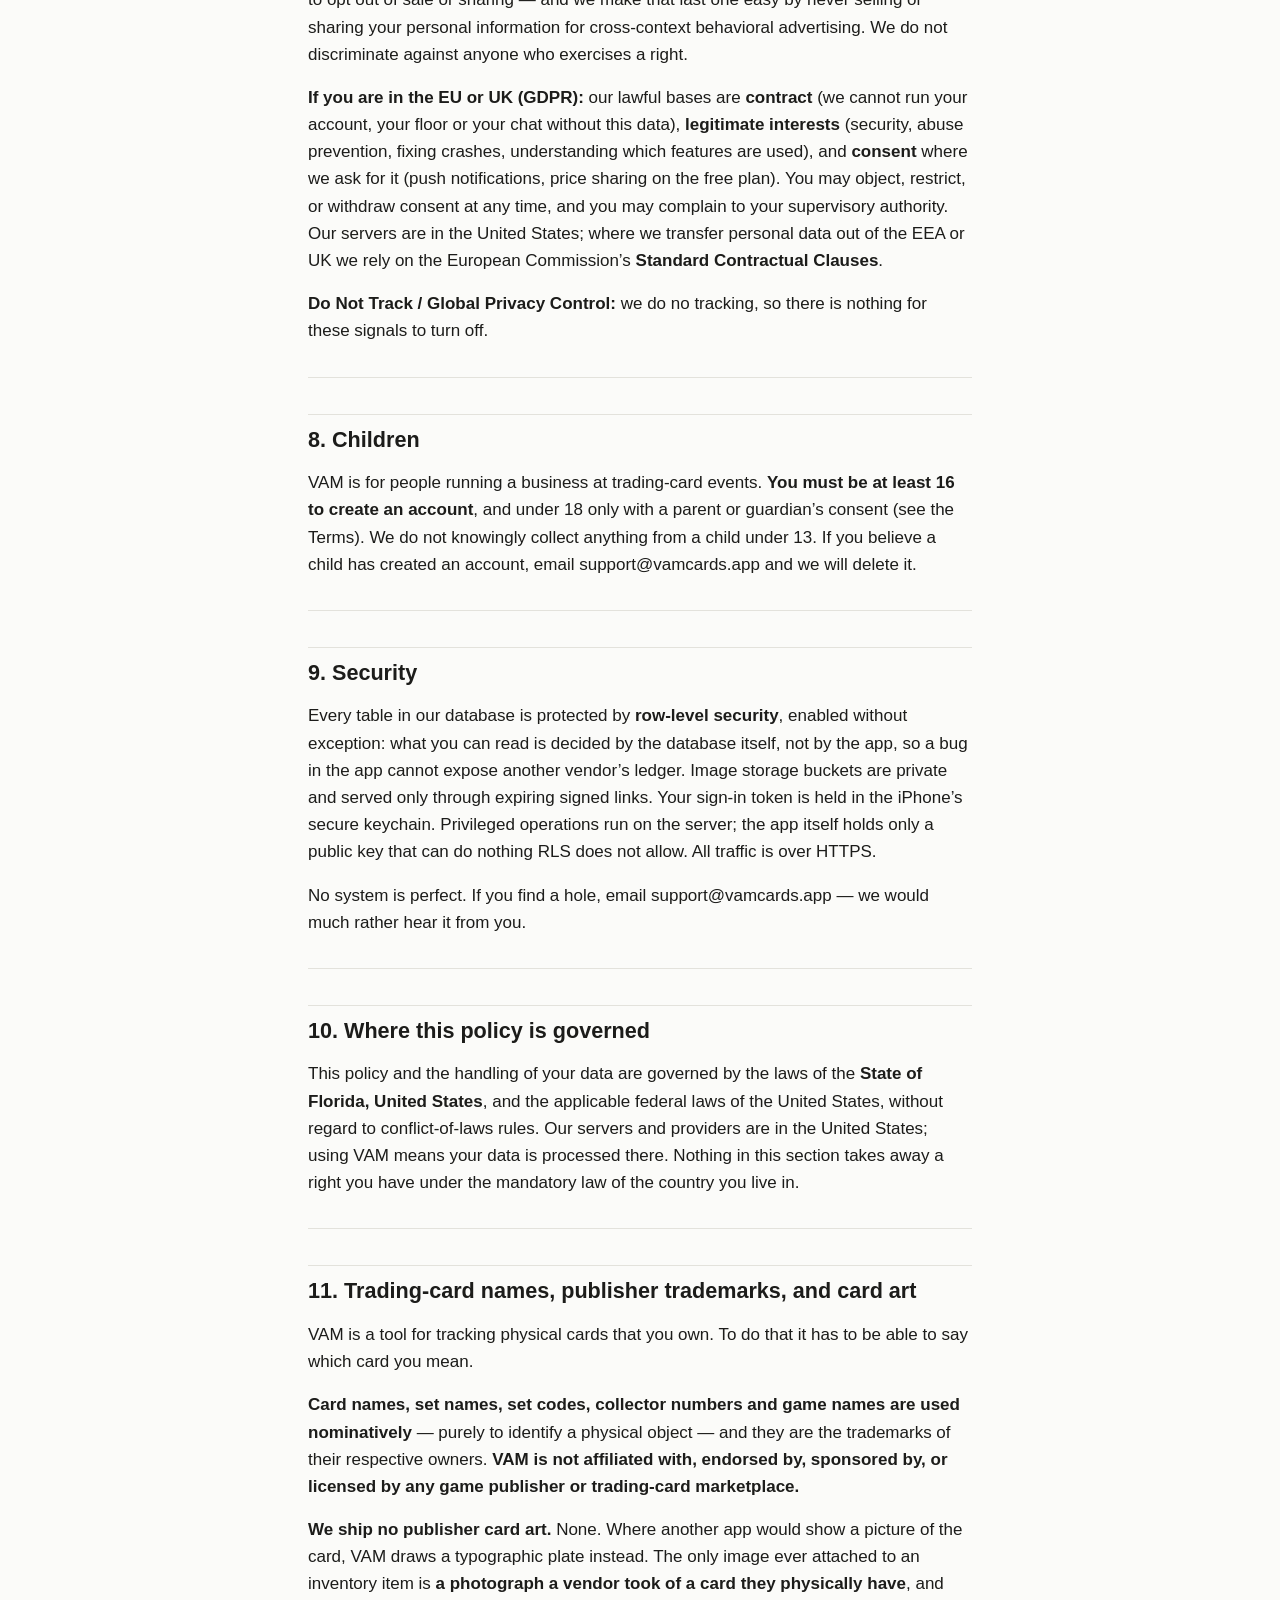
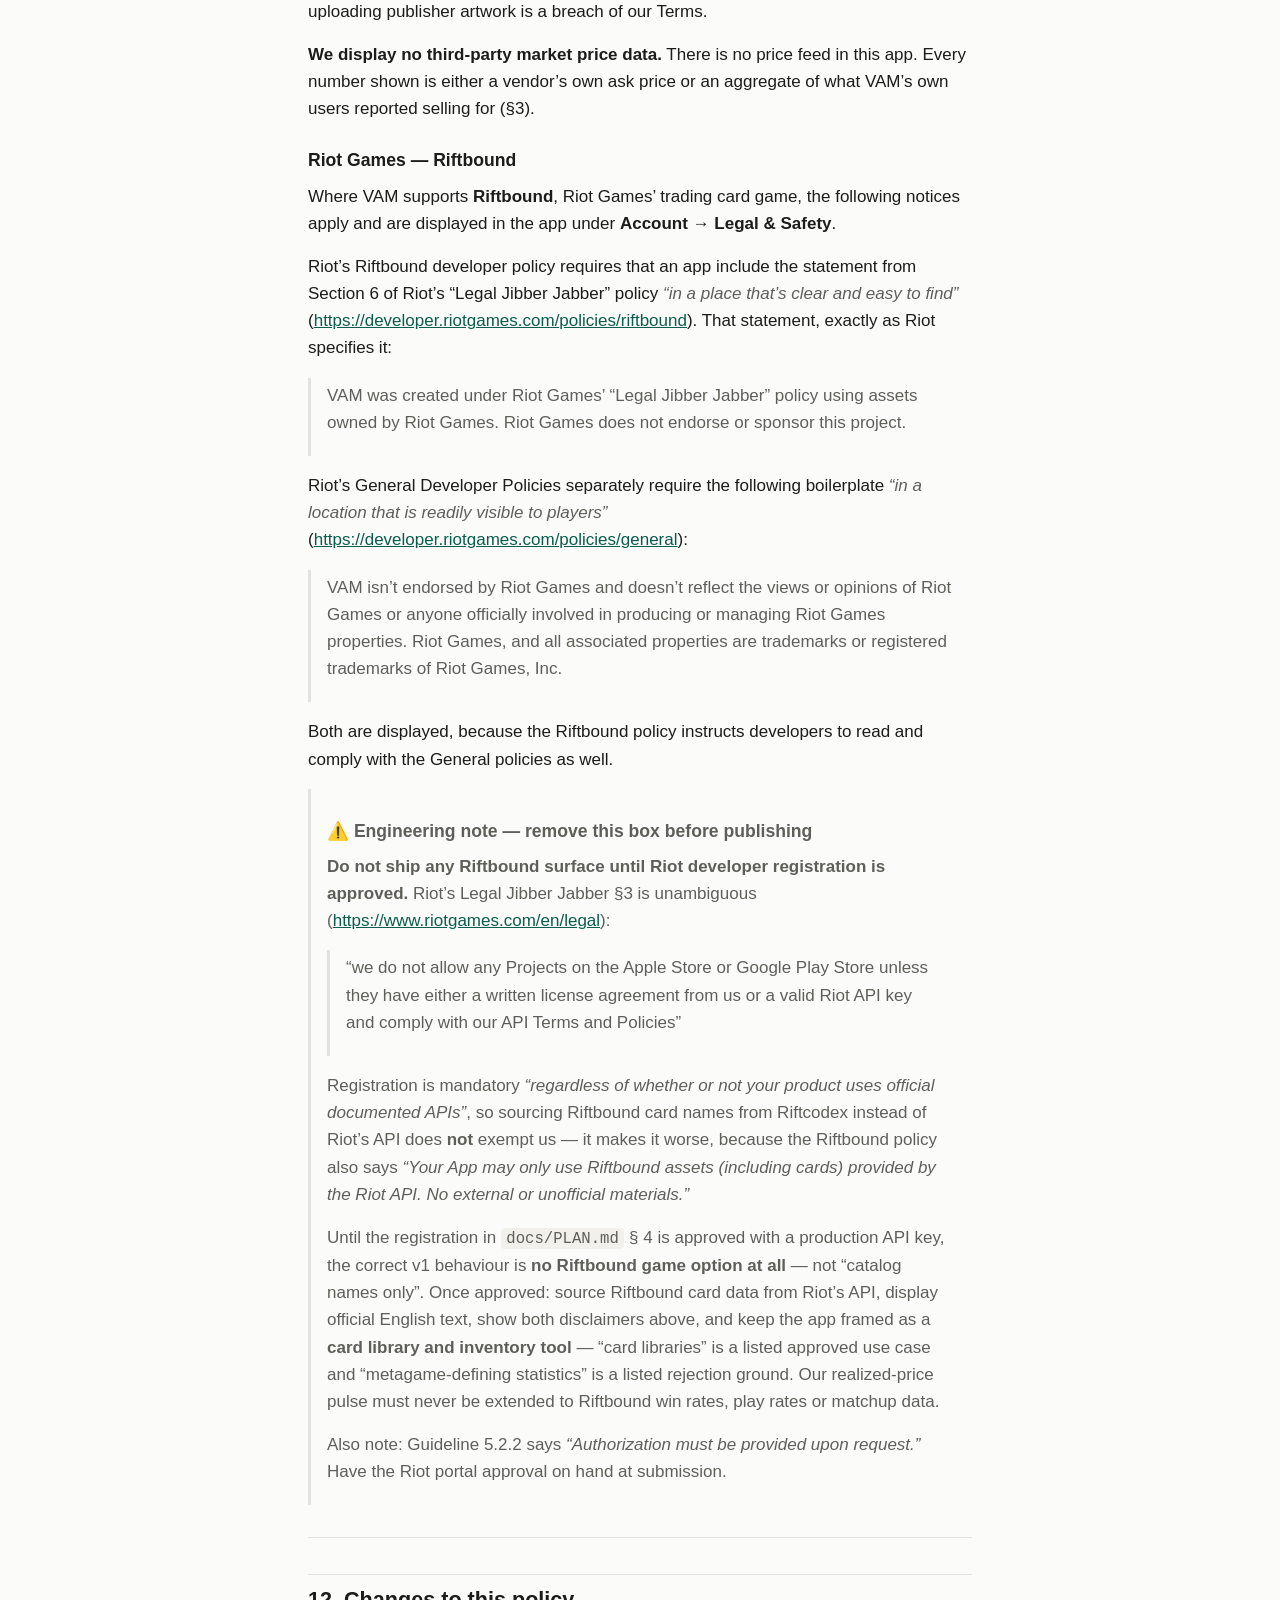
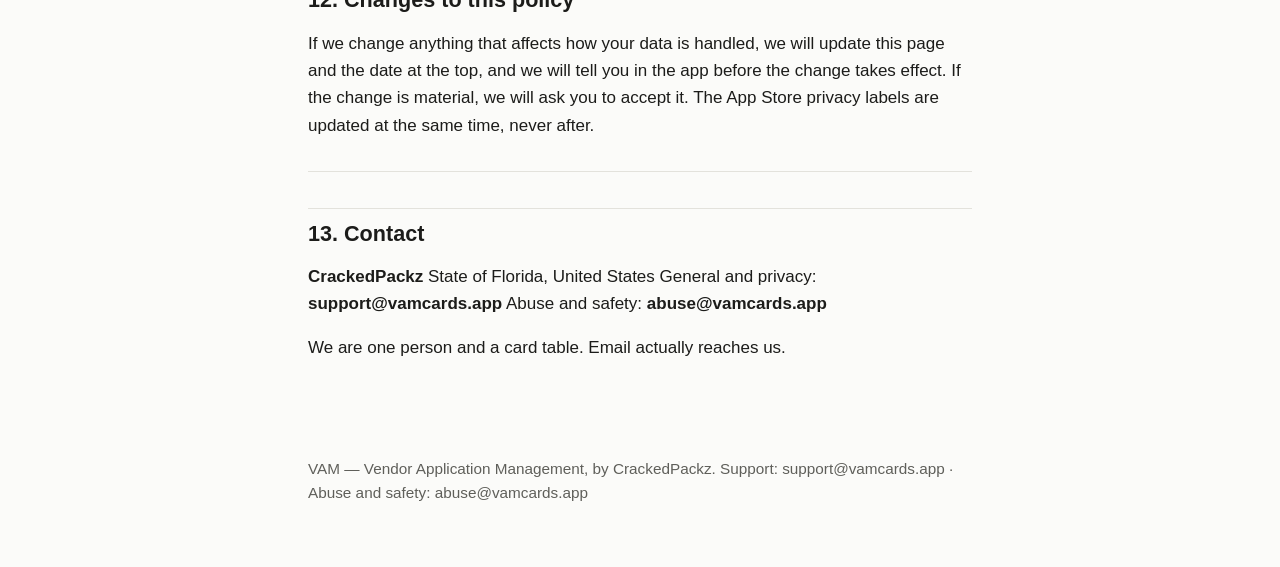
<file: privacy/index.html>
<!doctype html>
<html lang="en">
<head>
<meta charset="utf-8">
<meta name="viewport" content="width=device-width,initial-scale=1,viewport-fit=cover">
<title>VAM Privacy Policy</title>
<meta name="description" content="How VAM handles your data.">
<link rel="stylesheet" href="/styles.css">
</head>
<body>
<header class="site"><a class="brand" href="/">VAM</a><nav><a href="/privacy/">Privacy</a><a href="/terms/">Terms</a><a href="/eula/">EULA</a><a href="/support/">Support</a></nav></header>
<main>
<h1>VAM Privacy Policy</h1>
<p><em>Last updated: September 12, 2026</em></p>
<p>VAM is made by <strong>CrackedPackz</strong>, a sole proprietorship in the State of
Florida, United States. This policy covers the VAM iPhone app and the
servers behind it.</p>
<p><strong>Questions, requests, or complaints:</strong> support@vamcards.app
<strong>Abuse and safety reports:</strong> abuse@vamcards.app</p>
<p>The short version, because most of this policy is detail:</p>
<ul>
<li>We collect what is needed to run a shared ledger and an event floor, and
  nothing else. <strong>No advertising, no ad SDKs, no data brokers, no tracking
  across apps or websites, ever.</strong></li>
<li><strong>We do not know where you are.</strong> VAM requests no location permission
  and contains no location API.</li>
<li><strong>Your cost basis never leaves your device&rsquo;s owner.</strong> What you paid for a
  card is visible to you and never to another vendor, on the floor or anywhere
  else.</li>
<li>The price statistics other vendors see are <strong>anonymous and aggregated</strong>, and
  nothing is shown at all until at least three separate sales exist.</li>
<li><strong>You can delete your account, and everything attached to it, from inside the
  app, in three taps.</strong> It happens immediately.</li>
</ul>
<hr>
<h2>1. What we collect, and why</h2>
<h3>1.1 Things you give us</h3>
<table>
<thead>
<tr>
<th>What</th>
<th>Why</th>
<th>Linked to you?</th>
</tr>
</thead>
<tbody>
<tr>
<td><strong>Email address</strong> (or the Apple relay address Sign in with Apple gives us)</td>
<td>To create and sign you into your account, send the 6-digit sign-in code, and confirm an account deletion</td>
<td>Yes</td>
</tr>
<tr>
<td><strong>Business name, handle, display name, avatar, bio</strong></td>
<td>Shown to the other vendors at events you join — this is how they know whose table B-14 is</td>
<td>Yes, and public to your event roster</td>
</tr>
<tr>
<td><strong>Your ledger</strong> — sales, buys, trades, prices, quantities, payment method, notes, the event and county each was logged at</td>
<td>This is the product. It is yours</td>
<td>Yes, and private to you</td>
</tr>
<tr>
<td><strong>Your inventory</strong> — cards, condition, quantity, cost basis, ask price, your own photos</td>
<td>Your stock list</td>
<td>Yes. <strong>Private by default.</strong> Only what you deliberately publish is visible, and <strong>cost basis is never published, to anyone, at any tier</strong></td>
</tr>
<tr>
<td><strong>Chat messages, direct messages, image attachments, announcements</strong></td>
<td>To deliver them to the people you sent them to</td>
<td>Yes</td>
</tr>
<tr>
<td><strong>Event membership</strong> — which events you joined, your table number, check-in time</td>
<td>To put you on the roster and scope who can see what</td>
<td>Yes</td>
</tr>
<tr>
<td><strong>Reports you file and vendors you block</strong></td>
<td>To act on abuse, and to keep a block enforced</td>
<td>Yes</td>
</tr>
</tbody>
</table>
<h3>1.2 Things collected automatically</h3>
<table>
<thead>
<tr>
<th>What</th>
<th>Why</th>
<th>Linked to you?</th>
</tr>
</thead>
<tbody>
<tr>
<td><strong>Subscription state</strong> — which plan you have and whether it is active</td>
<td>To unlock what you paid for. Handled by RevenueCat; <strong>we never see your card number, and no payment details ever touch our servers</strong></td>
<td>Yes</td>
</tr>
<tr>
<td><strong>Push notification token</strong></td>
<td>To deliver a DM, an @mention, or an organizer&rsquo;s announcement. Deleted when it stops working</td>
<td>Yes</td>
</tr>
<tr>
<td><strong>Product analytics</strong> — a fixed list of event names like <code>quick_log_opened</code>, <code>event_joined</code>, <code>purchase_completed</code></td>
<td>To know which features are used and which are dead weight. <strong>The list is closed and enforced by the type system: no message body, no price, no card name, and no free text you typed can ever enter an analytics payload</strong></td>
<td>Yes</td>
</tr>
<tr>
<td><strong>Crash reports</strong> — stack trace, device model, OS version, app version</td>
<td>To fix the bug that just interrupted your Saturday. Sent to Sentry. Identified by your account&rsquo;s random ID and nothing else; anything resembling an email address or a dollar amount is scrubbed before it leaves your phone</td>
<td>Yes</td>
</tr>
<tr>
<td><strong>Anonymous price observations</strong></td>
<td>See §3</td>
<td><strong>No</strong></td>
</tr>
</tbody>
</table>
<h3>1.3 What we deliberately do <strong>not</strong> collect</h3>
<p>Precise or coarse <strong>location</strong> (there is no location permission in this app —
an event&rsquo;s city is text its organizer typed). <strong>Contacts.</strong> <strong>Health or fitness
data.</strong> <strong>Financial account or card details.</strong> <strong>Advertising identifiers
(IDFA).</strong> <strong>Browsing history.</strong> <strong>Biometrics.</strong> <strong>Your real name</strong>, unless you
type it in as your business name. <strong>Age or date of birth.</strong> We do not buy data
about you from anyone.</p>
<hr>
<h2>2. Your content, and who can see it</h2>
<p>VAM is a shared space, so it matters exactly who sees what.</p>
<p><strong>Private to you, always:</strong> your ledger, your cost basis, your notes, your
margins, your analytics, your transaction counterparties.</p>
<p><strong>Visible to vendors at an event you joined:</strong> your business name, handle,
avatar, table number and check-in status; any inventory item you set to
&ldquo;Event only&rdquo; or &ldquo;Public&rdquo;, with its ask price and photo but <strong>never its cost
basis</strong>; anything you post in that event&rsquo;s channel.</p>
<p><strong>Visible to one person:</strong> direct messages.</p>
<p><strong>Publishing is opt-in, per item, and defaults to private.</strong> Nothing in your
binder appears on a floor because you forgot a setting. An item published to an
event stops being visible to that roster when the event archives, when you set
it back to private, or if your paid plan lapses — hidden, never deleted.</p>
<p><strong>Event organizers</strong> can, within their own event only, delete a message in
their channel and remove a vendor from their roster. They <strong>cannot</strong> see any
vendor&rsquo;s ledger, cost basis, margins, or per-vendor sales. The organizer sales
dashboard is hall-wide aggregate only and is suppressed entirely unless at
least three vendors have opted in.</p>
<hr>
<h2>3. Realized prices, and how they are kept anonymous</h2>
<p>This is the part of VAM that touches other people&rsquo;s data, so here is
exactly how it works.</p>
<p>If you are on a paid plan, price sharing is <strong>on by default and explained
during the upgrade</strong>, with a one-tap switch in Account. On the free plan it is
<strong>off by default</strong>. Either way it is <code>Account → Price sharing</code>, one tap, any
time.</p>
<p>When you log a sale and price sharing is on, we write a separate record
containing only:</p>
<ul>
<li>which card it was,</li>
<li>which event and which day,</li>
<li>whether it was a sale or a buy,</li>
<li>the unit price and quantity, and</li>
<li>a one-way cryptographic hash, salted with a secret that lives only on our
  server, that lets us count distinct sellers and withdraw the record if you
  delete the transaction.</li>
</ul>
<p><strong>That record contains no vendor identifier of any kind.</strong> There is no column
for it, no foreign key to it, and no way to add one without a schema change.
The hash cannot be reversed into your account.</p>
<p>What other vendors then see is an <strong>aggregate</strong>: a median, a low-to-high range,
and a count. Never a list of individual sales, and never in an order that could
be matched to the moment you were seen making one.</p>
<p><strong>Nothing is shown below three independent observations.</strong> Under three, the app
says &ldquo;Not enough sales yet today&rdquo; and returns no numbers at all. This exists
for one specific reason: at a small show with two vendors, a single un-floored
statistic would tell the other vendor precisely what you sold and for how much.</p>
<p><strong>Deleting a transaction withdraws its observation.</strong> <strong>Deleting your account
leaves observations in place</strong>, because by then they contain nothing that was
ever connected to you.</p>
<p><strong>These numbers are user-reported and unverified.</strong> They are not an appraisal
and not a guarantee — see <code>docs/TERMS-EULA.md</code> §6.</p>
<hr>
<h2>4. Who we share data with</h2>
<p>We do not sell your data. We do not share it for advertising. We do not share
it with data brokers. We have never done any of those things and the business
model does not require it.</p>
<p>We use these service providers, and only for the job named:</p>
<table>
<thead>
<tr>
<th>Provider</th>
<th>What it handles</th>
<th>Where</th>
</tr>
</thead>
<tbody>
<tr>
<td><strong>Google Cloud</strong> (Cloud Run, Cloud SQL, Cloud Storage — our servers, which we operate)</td>
<td>Everything in §1.1: accounts, ledgers, inventory, photos, chat, events</td>
<td>United States (South Carolina, us-east1)</td>
</tr>
<tr>
<td><strong>Apple</strong> — Sign in with Apple, in-app purchase, push notification service</td>
<td>Authentication if you choose it; all payments; notification delivery</td>
<td>Apple&rsquo;s infrastructure</td>
</tr>
<tr>
<td><strong>RevenueCat</strong></td>
<td>Subscription state only — which plan, active or not. No card details, no ledger data</td>
<td>United States</td>
</tr>
<tr>
<td><strong>Sentry</strong></td>
<td>Crash and error reports</td>
<td>United States</td>
</tr>
<tr>
<td><strong>Expo</strong> (push notification service)</td>
<td>Relays a notification to Apple. Sees the token and the notification text</td>
<td>United States</td>
</tr>
<tr>
<td><strong>Public trading-card catalog services</strong></td>
<td>When you search for a card by name, we ask a public card-identity service for its set, number and rarity. <strong>Only the search text is sent, never your identity, your inventory or your prices</strong>, and no prices or images come back</td>
<td>Various</td>
</tr>
<tr>
<td><strong>Our email provider</strong> (Resend)</td>
<td>Sends your 6-digit sign-in code and your deletion confirmation</td>
<td>United States</td>
</tr>
<tr>
<td><strong>Ximilar</strong> (card recognition)</td>
<td>When you scan a card, the photo of the card — and only the photo — is sent to Ximilar to be recognised. No account identifier, no price and none of your ledger goes with it, and the photo is not kept by us for this purpose. If our Ximilar key is not configured the scan is matched locally instead</td>
<td>European Union (Czech Republic)</td>
</tr>
<tr>
<td><strong>TypeSafe AI</strong> (report triage)</td>
<td>When someone reports a message or a floor listing, the text of the report and of the reported item is sent to TypeSafe AI&rsquo;s Jev model, which returns only a category and a severity score so the report can be handled inside our 24-hour moderation window. No identifiers, no prices, no ledger. It is a classifier: it generates no text and its answer is always reviewable and reversible by us</td>
<td>United States</td>
</tr>
</tbody>
</table>
<p>We will also disclose data if legally required to — a subpoena, a court order,
a valid legal process — or where we believe in good faith it is necessary to
prevent imminent harm, investigate fraud, or enforce our Terms. If the law lets
us tell you first, we will.</p>
<p>If VAM is ever sold or merged, your data may transfer to the buyer under
this same policy, and you will be told before it happens.</p>
<hr>
<h2>5. How long we keep things</h2>
<table>
<thead>
<tr>
<th>Data</th>
<th>Retention</th>
</tr>
</thead>
<tbody>
<tr>
<td>Your account, ledger and inventory</td>
<td>Until you delete your account</td>
</tr>
<tr>
<td>Chat messages</td>
<td>Until you delete them, until you delete your account, or until a moderator removes them</td>
</tr>
<tr>
<td>Chat and inventory images</td>
<td>Same as the message or item they belong to. Stored in <strong>private</strong> buckets and served only through short-lived signed links (1 hour for chat images, 24 hours for inventory photos)</td>
</tr>
<tr>
<td>Event channels</td>
<td>Read-only 24 hours after an event ends, then archived; messages remain readable to that event&rsquo;s roster</td>
</tr>
<tr>
<td>Push tokens</td>
<td>Until they stop working, or you turn notifications off, or you delete your account</td>
</tr>
<tr>
<td>Crash reports</td>
<td>Sentry&rsquo;s default retention (about 90 days)</td>
</tr>
<tr>
<td>Database backups</td>
<td>Encrypted daily backups of the database roll off after 7 days, so data you delete is gone from backups within a week</td>
</tr>
<tr>
<td>Analytics events</td>
<td>Aggregated; individual rows are pruned on a rolling basis</td>
</tr>
<tr>
<td>Anonymous price observations</td>
<td>Indefinitely. They contain no identifier — see §3</td>
</tr>
<tr>
<td>Moderation reports and the audit log of actions taken</td>
<td>Kept as long as needed to enforce a ban and to show a pattern of abuse</td>
</tr>
</tbody>
</table>
<hr>
<h2>6. Deleting your account</h2>
<p><strong>In the app: the account button → Account → Delete account.</strong> Three taps. You
confirm by typing DELETE. It is not a request, not a deactivation, and not
&ldquo;within 30 days&rdquo; — it runs immediately, and here is exactly what it does:</p>
<ol>
<li>Your profile is anonymized in place: handle replaced with a random string,
   business name replaced with &ldquo;Deleted vendor&rdquo;, display name, avatar and bio
   erased.</li>
<li>Every message you wrote is marked deleted, its text and image links erased,
   and the uploaded images themselves removed from storage.</li>
<li>Your inventory, push tokens, chat memberships, blocks and staff seats are
   <strong>deleted outright</strong>.</li>
<li>Your transactions and their line items are <strong>kept, but stripped</strong>: reattached
   to an anonymous tombstone that nobody can sign in as, with counterparty
   names and notes erased. This is deliberate — a trade has a second vendor on
   the other side of it, and their ledger has to stay consistent. Nothing left
   in those rows identifies you.</li>
<li>Your anonymous price observations are untouched, because they never held an
   identifier (§3).</li>
<li>Your Sign in with Apple token is revoked, and your authentication record is
   deleted.</li>
<li>The app&rsquo;s local database on your phone is erased and you are signed out.</li>
<li>A confirmation email is sent.</li>
</ol>
<p><strong>Deleting your account does not cancel an App Store subscription.</strong> Only Apple
can do that: <strong>Settings → [your name] → Subscriptions</strong>. The app says so on the
confirmation screen and links you there.</p>
<p>Want your data instead of deleting it? <strong>Account → Export</strong> produces a CSV of
your ledger and inventory. Or email us and we will send you everything we hold.</p>
<hr>
<h2>7. Your rights</h2>
<p>Whoever and wherever you are, you can ask us to show you what we hold about
you, correct it, delete it, or send it to you in a portable format. Email
support@vamcards.app. We answer within 30 days and we do not charge for
it. Most of it you can do yourself, faster, in the app.</p>
<p><strong>If you are in California (CCPA/CPRA):</strong> you have the right to know, delete,
correct, and to opt out of sale or sharing — and we make that last one easy by
never selling or sharing your personal information for cross-context behavioral
advertising. We do not discriminate against anyone who exercises a right.</p>
<p><strong>If you are in the EU or UK (GDPR):</strong> our lawful bases are <strong>contract</strong> (we
cannot run your account, your floor or your chat without this data),
<strong>legitimate interests</strong> (security, abuse prevention, fixing crashes,
understanding which features are used), and <strong>consent</strong> where we ask for it
(push notifications, price sharing on the free plan). You may object, restrict,
or withdraw consent at any time, and you may complain to your supervisory
authority. Our servers are in the United States; where we transfer personal
data out of the EEA or UK we rely on the European Commission&rsquo;s <strong>Standard
Contractual Clauses</strong>.</p>
<p><strong>Do Not Track / Global Privacy Control:</strong> we do no tracking, so there is
nothing for these signals to turn off.</p>
<hr>
<h2>8. Children</h2>
<p>VAM is for people running a business at trading-card events. <strong>You must
be at least 16 to create an account</strong>, and under 18 only with a parent or
guardian&rsquo;s consent (see the Terms). We do not knowingly collect anything from a
child under 13. If you believe a child has created an account, email
support@vamcards.app and we will delete it.</p>
<hr>
<h2>9. Security</h2>
<p>Every table in our database is protected by <strong>row-level security</strong>, enabled
without exception: what you can read is decided by the database itself, not by
the app, so a bug in the app cannot expose another vendor&rsquo;s ledger. Image
storage buckets are private and served only through expiring signed links. Your
sign-in token is held in the iPhone&rsquo;s secure keychain. Privileged operations
run on the server; the app itself holds only a public key that can do nothing
RLS does not allow. All traffic is over HTTPS.</p>
<p>No system is perfect. If you find a hole, email support@vamcards.app — we
would much rather hear it from you.</p>
<hr>
<h2>10. Where this policy is governed</h2>
<p>This policy and the handling of your data are governed by the laws of the
<strong>State of Florida, United States</strong>, and the applicable federal laws of the
United States, without regard to conflict-of-laws rules. Our servers and
providers are in the United States; using VAM means your data is
processed there. Nothing in this section takes away a right you have under the
mandatory law of the country you live in.</p>
<hr>
<h2>11. Trading-card names, publisher trademarks, and card art</h2>
<p>VAM is a tool for tracking physical cards that you own. To do that it
has to be able to say which card you mean.</p>
<p><strong>Card names, set names, set codes, collector numbers and game names are used
nominatively</strong> — purely to identify a physical object — and they are the
trademarks of their respective owners. <strong>VAM is not affiliated with,
endorsed by, sponsored by, or licensed by any game publisher or trading-card
marketplace.</strong></p>
<p><strong>We ship no publisher card art.</strong> None. Where another app would show a picture
of the card, VAM draws a typographic plate instead. The only image ever
attached to an inventory item is <strong>a photograph a vendor took of a card they
physically have</strong>, and uploading publisher artwork is a breach of our Terms.</p>
<p><strong>We display no third-party market price data.</strong> There is no price feed in this
app. Every number shown is either a vendor&rsquo;s own ask price or an aggregate of
what VAM&rsquo;s own users reported selling for (§3).</p>
<h3>Riot Games — Riftbound</h3>
<p>Where VAM supports <strong>Riftbound</strong>, Riot Games&rsquo; trading card game, the
following notices apply and are displayed in the app under
<strong>Account → Legal &amp; Safety</strong>.</p>
<p>Riot&rsquo;s Riftbound developer policy requires that an app include the statement
from Section 6 of Riot&rsquo;s &ldquo;Legal Jibber Jabber&rdquo; policy <em>&ldquo;in a place that&rsquo;s clear
and easy to find&rdquo;</em>
(<a href="https://developer.riotgames.com/policies/riftbound">https://developer.riotgames.com/policies/riftbound</a>). That statement, exactly
as Riot specifies it:</p>
<blockquote>
<p>VAM was created under Riot Games&rsquo; &ldquo;Legal Jibber Jabber&rdquo; policy using
assets owned by Riot Games.  Riot Games does not endorse or sponsor this
project.</p>
</blockquote>
<p>Riot&rsquo;s General Developer Policies separately require the following boilerplate
<em>&ldquo;in a location that is readily visible to players&rdquo;</em>
(<a href="https://developer.riotgames.com/policies/general">https://developer.riotgames.com/policies/general</a>):</p>
<blockquote>
<p>VAM isn&rsquo;t endorsed by Riot Games and doesn&rsquo;t reflect the views or
opinions of Riot Games or anyone officially involved in producing or managing
Riot Games properties. Riot Games, and all associated properties are
trademarks or registered trademarks of Riot Games, Inc.</p>
</blockquote>
<p>Both are displayed, because the Riftbound policy instructs developers to read
and comply with the General policies as well.</p>
<blockquote>
<h3>⚠️ Engineering note — remove this box before publishing</h3>
<p><strong>Do not ship any Riftbound surface until Riot developer registration is
approved.</strong> Riot&rsquo;s Legal Jibber Jabber §3 is unambiguous
(<a href="https://www.riotgames.com/en/legal">https://www.riotgames.com/en/legal</a>):</p>
<blockquote>
<p>&ldquo;we do not allow any Projects on the Apple Store or Google Play Store
unless they have either a written license agreement from us or a valid Riot
API key and comply with our API Terms and Policies&rdquo;</p>
</blockquote>
<p>Registration is mandatory <em>&ldquo;regardless of whether or not your product uses
official documented APIs&rdquo;</em>, so sourcing Riftbound card names from Riftcodex
instead of Riot&rsquo;s API does <strong>not</strong> exempt us — it makes it worse, because the
Riftbound policy also says <em>&ldquo;Your App may only use Riftbound assets
(including cards) provided by the Riot API. No external or unofficial
materials.&rdquo;</em></p>
<p>Until the registration in <code>docs/PLAN.md</code> § 4 is approved with a production
API key, the correct v1 behaviour is <strong>no Riftbound game option at all</strong> —
not &ldquo;catalog names only&rdquo;. Once approved: source Riftbound card data from
Riot&rsquo;s API, display official English text, show both disclaimers above, and
keep the app framed as a <strong>card library and inventory tool</strong> — &ldquo;card
libraries&rdquo; is a listed approved use case and &ldquo;metagame-defining statistics&rdquo;
is a listed rejection ground. Our realized-price pulse must never be extended
to Riftbound win rates, play rates or matchup data.</p>
<p>Also note: Guideline 5.2.2 says <em>&ldquo;Authorization must be provided upon
request.&rdquo;</em> Have the Riot portal approval on hand at submission.</p>
</blockquote>
<hr>
<h2>12. Changes to this policy</h2>
<p>If we change anything that affects how your data is handled, we will update
this page and the date at the top, and we will tell you in the app before the
change takes effect. If the change is material, we will ask you to accept it.
The App Store privacy labels are updated at the same time, never after.</p>
<hr>
<h2>13. Contact</h2>
<p><strong>CrackedPackz</strong>
State of Florida, United States
General and privacy: <strong>support@vamcards.app</strong>
Abuse and safety: <strong>abuse@vamcards.app</strong></p>
<p>We are one person and a card table. Email actually reaches us.</p>
</main>
<footer><p>VAM — Vendor Application Management, by CrackedPackz. Support: support@vamcards.app · Abuse and safety: abuse@vamcards.app</p></footer>
</body>
</html>
</file>
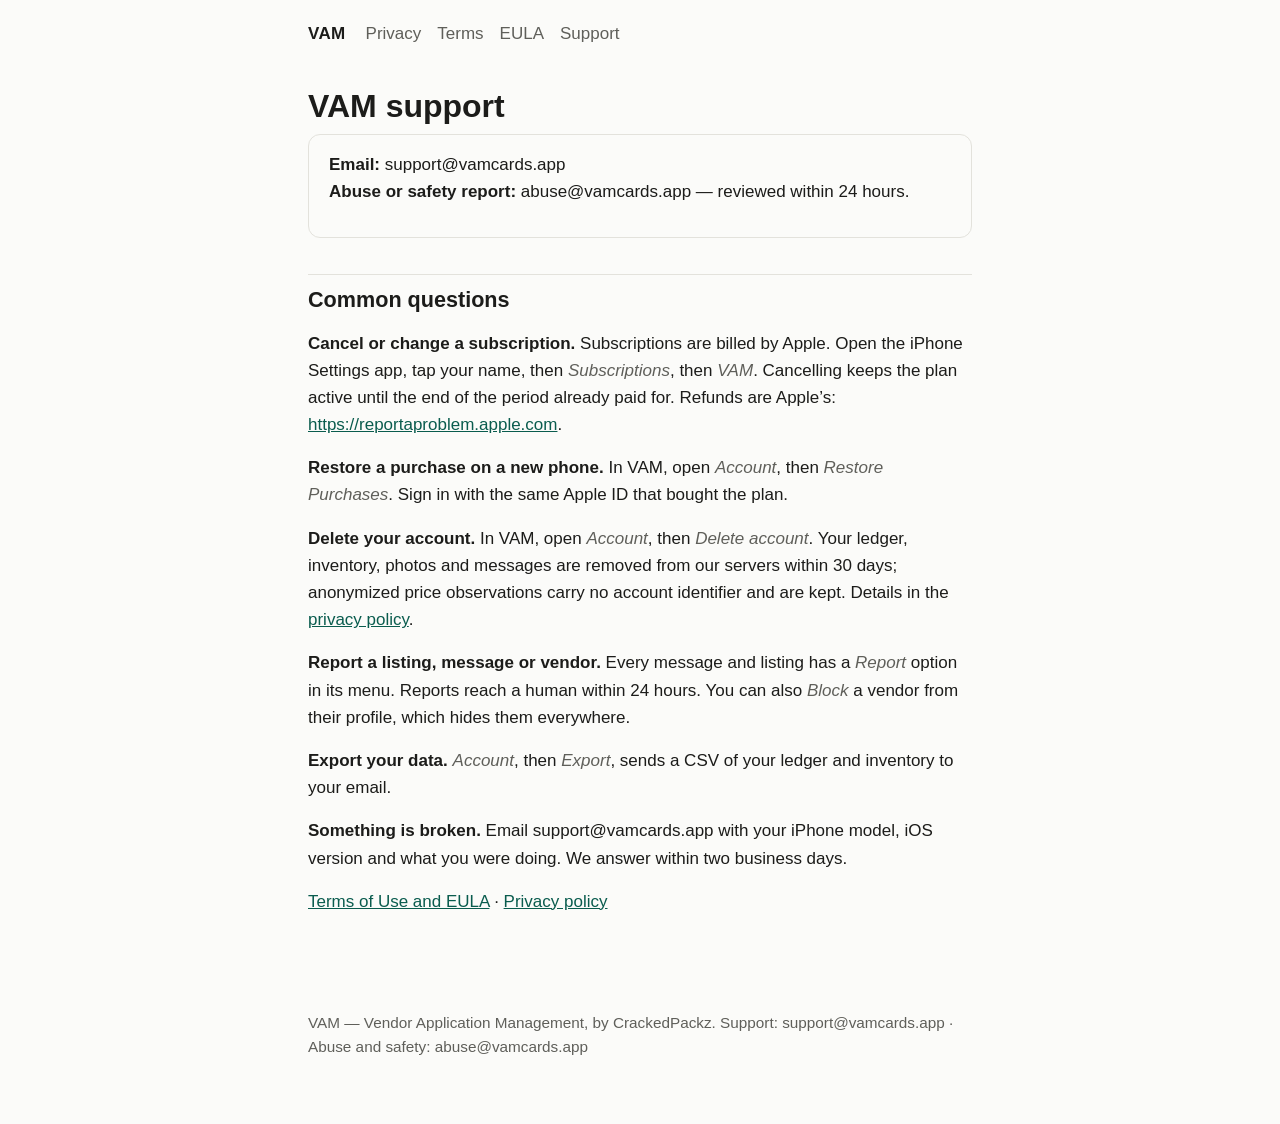
<file: support/index.html>
<!doctype html>
<html lang="en">
<head>
<meta charset="utf-8">
<meta name="viewport" content="width=device-width,initial-scale=1,viewport-fit=cover">
<title>VAM support</title>
<meta name="description" content="Help, refunds, account deletion and abuse reports for VAM.">
<link rel="stylesheet" href="/styles.css">
</head>
<body>
<header class="site"><a class="brand" href="/">VAM</a><nav><a href="/privacy/">Privacy</a><a href="/terms/">Terms</a><a href="/eula/">EULA</a><a href="/support/">Support</a></nav></header>
<main>
<h1>VAM support</h1>
<div class="card">
<p><strong>Email:</strong> support@vamcards.app<br>
<strong>Abuse or safety report:</strong> abuse@vamcards.app — reviewed within 24 hours.</p>
</div>

<h2>Common questions</h2>
<p><strong>Cancel or change a subscription.</strong> Subscriptions are billed by Apple. Open the iPhone Settings app,
tap your name, then <em>Subscriptions</em>, then <em>VAM</em>. Cancelling keeps the plan active until the end of the
period already paid for. Refunds are Apple&rsquo;s: <a href="https://reportaproblem.apple.com">https://reportaproblem.apple.com</a>.</p>
<p><strong>Restore a purchase on a new phone.</strong> In VAM, open <em>Account</em>, then <em>Restore Purchases</em>. Sign in with the
same Apple ID that bought the plan.</p>
<p><strong>Delete your account.</strong> In VAM, open <em>Account</em>, then <em>Delete account</em>. Your ledger, inventory, photos and
messages are removed from our servers within 30 days; anonymized price observations carry no account
identifier and are kept. Details in the <a href="/privacy/">privacy policy</a>.</p>
<p><strong>Report a listing, message or vendor.</strong> Every message and listing has a <em>Report</em> option in its menu. Reports
reach a human within 24 hours. You can also <em>Block</em> a vendor from their profile, which hides them everywhere.</p>
<p><strong>Export your data.</strong> <em>Account</em>, then <em>Export</em>, sends a CSV of your ledger and inventory to your email.</p>
<p><strong>Something is broken.</strong> Email support@vamcards.app with your iPhone model, iOS version and what you were doing.
We answer within two business days.</p>
<p><a href="/terms/">Terms of Use and EULA</a> · <a href="/privacy/">Privacy policy</a></p>
</main>
<footer><p>VAM — Vendor Application Management, by CrackedPackz. Support: support@vamcards.app · Abuse and safety: abuse@vamcards.app</p></footer>
</body>
</html>
</file>
<file: styles.css>
:root{color-scheme:light dark;--bg:#fbfbf9;--fg:#1c1c1a;--muted:#5f5f5a;--line:#e3e2dc;--accent:#0a5c4e;--code:#f1f0ea}
@media (prefers-color-scheme:dark){:root{--bg:#151513;--fg:#ecebe5;--muted:#a3a29a;--line:#2c2c29;--accent:#6fcbb8;--code:#1f1f1c}}
*{box-sizing:border-box}html{-webkit-text-size-adjust:100%}
body{margin:0;background:var(--bg);color:var(--fg);font:17px/1.6 -apple-system,BlinkMacSystemFont,"Segoe UI",Roboto,Helvetica,Arial,sans-serif}
main{max-width:44rem;margin:0 auto;padding:2.5rem 1.25rem 5rem}
header.site{max-width:44rem;margin:0 auto;padding:1.25rem 1.25rem 0;display:flex;gap:1.25rem;align-items:baseline;flex-wrap:wrap}
header.site a{color:var(--fg);text-decoration:none}header.site .brand{font-weight:700;letter-spacing:.02em}
header.site nav a{color:var(--muted);margin-right:1rem}header.site nav a:hover{color:var(--accent)}
h1{font-size:2rem;line-height:1.2;margin:0 0 .5rem}h2{font-size:1.35rem;margin:2.25rem 0 .75rem;padding-top:.5rem;border-top:1px solid var(--line)}
h3{font-size:1.1rem;margin:1.5rem 0 .5rem}p,ul,ol{margin:0 0 1rem}li{margin:.25rem 0}
a{color:var(--accent)}em{color:var(--muted)}hr{border:0;border-top:1px solid var(--line);margin:2rem 0}
code{background:var(--code);padding:.1em .35em;border-radius:4px;font-size:.92em}pre{background:var(--code);padding:1rem;border-radius:8px;overflow-x:auto}
table{border-collapse:collapse;width:100%;margin:0 0 1.25rem;font-size:.95em}th,td{border:1px solid var(--line);padding:.5rem .6rem;text-align:left;vertical-align:top}
th{background:var(--code)}blockquote{margin:0 0 1rem;padding:.25rem 1rem;border-left:3px solid var(--line);color:var(--muted)}
footer{max-width:44rem;margin:0 auto;padding:0 1.25rem 3rem;color:var(--muted);font-size:.9em}
.card{border:1px solid var(--line);border-radius:12px;padding:1rem 1.25rem;margin:0 0 1rem}
</file>
